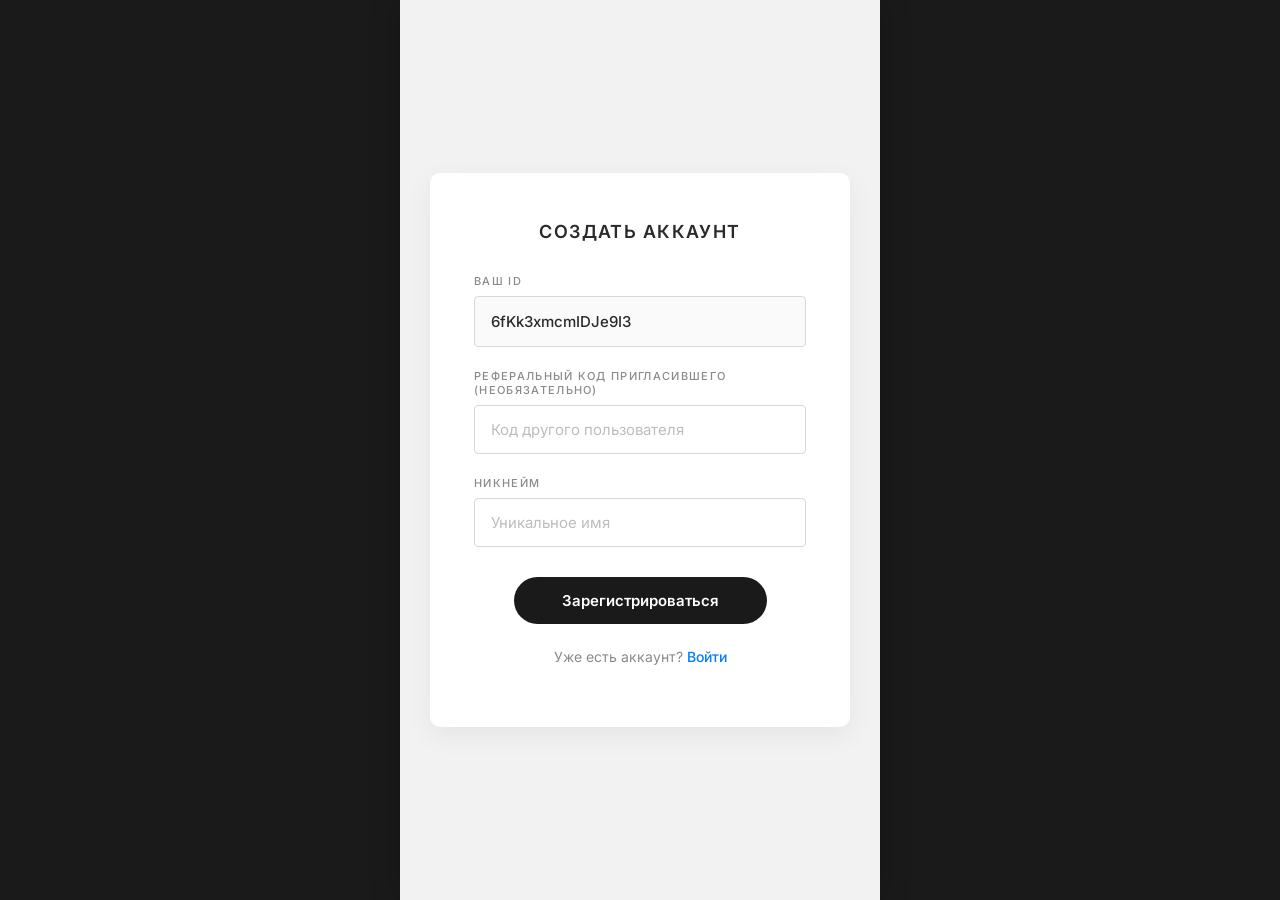
<file: index.html>
<!DOCTYPE html>
<html lang="ru">
<head>
  <meta charset="UTF-8" />
  <meta name="viewport" content="width=device-width, initial-scale=1.0, user-scalable=no" />
  <title>MTBank Strategy</title>
  <link rel="stylesheet" href="styles.css" />
  <link rel="preconnect" href="https://fonts.googleapis.com" />
  <link rel="preconnect" href="https://fonts.gstatic.com" crossorigin />
  <link href="https://fonts.googleapis.com/css2?family=Inter:wght@400;500;600;700&display=swap" rel="stylesheet" />
</head>
<body>
  <!-- Экран регистрации -->
  <div id="screen-register" class="screen screen--center">
    <div class="card card--form">
      <h1 class="card__title">Создать аккаунт</h1>
      <form id="form-register" class="form" novalidate>
        <div class="field">
          <span class="field__label">Ваш id</span>
          <p class="field__readonly" id="register-preview-id" aria-live="polite">—</p>
        </div>
        <div class="field">
          <label class="field__label" for="inviter-referral">Реферальный код пригласившего (необязательно)</label>
          <input
            class="field__input"
            id="inviter-referral"
            name="inviterReferral"
            type="text"
            autocomplete="off"
            maxlength="64"
            placeholder="Код другого пользователя"
          />
        </div>
        <div class="field">
          <label class="field__label" for="nickname">Никнейм</label>
          <input
            class="field__input"
            id="nickname"
            name="nickname"
            type="text"
            autocomplete="username"
            required
            minlength="2"
            maxlength="32"
            placeholder="Уникальное имя"
          />
          <p class="field__hint" id="nickname-error" hidden></p>
        </div>
        <button type="submit" class="btn btn--pill">Зарегистрироваться</button>
      </form>
      <p class="auth-switch">
        Уже есть аккаунт? <a href="#" id="show-login" class="auth-link">Войти</a>
      </p>
    </div>
  </div>

  <!-- Экран входа -->
  <div id="screen-login" class="screen screen--center" hidden>
    <div class="card card--form">
      <h1 class="card__title">Вход в аккаунт</h1>
      <form id="form-login" class="form" novalidate>
        <div class="field">
          <label class="field__label" for="login-id">Ваш ID</label>
          <input
            class="field__input"
            id="login-id"
            name="loginId"
            type="text"
            autocomplete="off"
            required
            placeholder="Введите ваш ID"
          />
        </div>
        <div class="field">
          <label class="field__label" for="login-nickname">Никнейм</label>
          <input
            class="field__input"
            id="login-nickname"
            name="loginNickname"
            type="text"
            autocomplete="username"
            required
            placeholder="Введите ваш никнейм"
          />
          <p class="field__hint" id="login-error" hidden></p>
        </div>
        <button type="submit" class="btn btn--pill">Войти</button>
      </form>
      <p class="auth-switch">
        Нет аккаунта? <a href="#" id="show-register" class="auth-link">Зарегистрироваться</a>
      </p>
    </div>
  </div>

  <!-- Основное приложение -->
  <div id="screen-app" class="screen screen--app is-hidden" hidden>
    <main class="app-main">
      <section id="panel-leaderboard" class="panel" data-panel="leaderboard">
        <div class="card card--panel leaderboard-card">
          <h2 class="panel__title">🏆 Лидерборд</h2>
          <p class="leaderboard-subtitle">Рейтинг игроков Город МТ</p>
          
          <div class="leaderboard-table">
            <div class="leaderboard-header">
              <div class="leaderboard-rank">#</div>
              <div class="leaderboard-player">Игрок</div>
              <div class="leaderboard-level">Уровень</div>
              <div class="leaderboard-score">⭐ Очки</div>
            </div>
            
            <div class="leaderboard-body" id="leaderboard-body">
              <div class="leaderboard-empty">
                <span class="leaderboard-empty-icon">📊</span>
                <p>Таблица лидеров скоро пополнится</p>
                <span class="leaderboard-empty-hint">Станьте первым в рейтинге!</span>
              </div>
            </div>
          </div>
          
          <div class="leaderboard-footer">
            <p class="leaderboard-note">✨ Рейтинг обновляется ежедневно</p>
          </div>
        </div>
      </section>

      <section id="panel-game" class="panel" data-panel="game">
        <!-- Содержимое создаётся динамически в app.js -->
      </section>
      
      <section id="panel-tasks" class="panel" data-panel="tasks">
        <div class="card card--panel tasks-card">
          <h2 class="panel__title">📋 Задания</h2>
          
          <div class="tasks-tabs">
            <button class="tasks-tab tasks-tab--active" data-tasks-tab="once">🎯 Разовые</button>
            <button class="tasks-tab" data-tasks-tab="monthly">📅 Ежемесячные</button>
            <button class="tasks-tab" data-tasks-tab="seasonal">🌸 Сезонные</button>
          </div>
          
          <div class="tasks-content tasks-content--active" id="tasks-once">
            <div class="tasks-list" id="tasks-list-once"></div>
          </div>
          
          <div class="tasks-content" id="tasks-monthly">
            <div class="tasks-list" id="tasks-list-monthly"></div>
          </div>
          
          <div class="tasks-content" id="tasks-seasonal">
            <div class="tasks-list" id="tasks-list-seasonal"></div>
          </div>
          
          <div class="calendar-section">
            <div class="calendar-header">
              <h3 class="calendar-title">📅 Ежедневный календарь</h3>
              <div class="calendar-streak">
                <div class="streak-flame">🔥</div>
                <div class="streak-count" id="streak-count">0</div>
                <div class="streak-label">дней подряд</div>
              </div>
            </div>
            
            <div class="calendar-grid" id="calendar-grid"></div>
          </div>
        </div>
      </section>
      
      <section id="panel-shop" class="panel" data-panel="shop">
        <div class="shop-page">
          <div class="shop-header">
            <h2 class="panel__title shop-page__title">🛒 Магазин</h2>
          </div>
          
          <div class="shop-grid" role="list">
  <!-- Купон в Green (50 рублей) -->
  <a class="shop-item" role="listitem" href="product.html?p=green">
    <div class="shop-item__inner">
      <div class="shop-item__visual shop-item__visual--green" aria-hidden="true">
        <img src="images/green.png" alt="Купон в Green" style="width:100%; height:100%; object-fit:cover;">
      </div>
      <div class="shop-item__hover">
        <p class="shop-item__name">Купон в Green</p>
        <p class="shop-item__desc">Скидочный купон на 50 рублей в продуктовом магазине Green</p>
      </div>
    </div>
  </a>
  
  <!-- Сертификат в OZ.by (25 рублей) -->
  <a class="shop-item" role="listitem" href="product.html?p=ozby">
    <div class="shop-item__inner">
      <div class="shop-item__visual shop-item__visual--ozby" aria-hidden="true">
        <img src="images/oz.png" alt="Сертификат OZ.by" style="width:100%; height:100%; object-fit:cover;">
      </div>
      <div class="shop-item__hover">
        <p class="shop-item__name">Сертификат OZ.by</p>
        <p class="shop-item__desc">Сертификат на 25 рублей в магазине книг и канцелярии</p>
      </div>
    </div>
  </a>
  
  <!-- Опция "Кактус" на 1 месяц -->
  <a class="shop-item" role="listitem" href="product.html?p=cactus">
    <div class="shop-item__inner">
      <div class="shop-item__visual shop-item__visual--cactus" aria-hidden="true">
        <img src="images/kaktus.jpg" alt="Опция Кактус" style="width:100%; height:100%; object-fit:cover;">
      </div>
      <div class="shop-item__hover">
        <p class="shop-item__name">Опция "Кактус"</p>
        <p class="shop-item__desc">Дополнительная опция по карте на 1 месяц</p>
      </div>
    </div>
  </a>
  
  <!-- Сертификат в Золотое Яблоко -->
  <a class="shop-item" role="listitem" href="product.html?p=apple">
    <div class="shop-item__inner">
      <div class="shop-item__visual shop-item__visual--apple" aria-hidden="true">
        <img src="images/greenapple.png" alt="Сертификат в Золотое Яблоко" style="width:100%; height:100%; object-fit:cover;">
      </div>
      <div class="shop-item__hover">
        <p class="shop-item__name">Сертификат в Золотое Яблоко</p>
        <p class="shop-item__desc">Подарочная карта на покупки в сети техники и аксессуаров</p>
      </div>
    </div>
  </a>
  
  <!-- Сертификат в 21vek.by (100 рублей) -->
  <a class="shop-item" role="listitem" href="product.html?p=21vek">
    <div class="shop-item__inner">
      <div class="shop-item__visual shop-item__visual--21vek" aria-hidden="true">
        <img src="images/21vek.jpg" alt="Сертификат 21vek.by" style="width:100%; height:100%; object-fit:cover;">
      </div>
      <div class="shop-item__hover">
        <p class="shop-item__name">Сертификат 21vek.by</p>
        <p class="shop-item__desc">Сертификат на 100 рублей в интернет-магазине электроники</p>
      </div>
    </div>
  </a>
</div>
          
          <div class="vouchers-section">
            <div class="vouchers-header">
              <h3 class="vouchers-title">🎫 Ваучеры</h3>
            </div>
            <div class="vouchers-grid">
              <div class="voucher-item" id="voucher-discount">
                <div class="voucher-item__visual">
                  <svg class="voucher-svg" viewBox="0 0 120 120" fill="none">
                    <rect x="20" y="30" width="80" height="60" rx="8" fill="#e0e0e0" stroke="#bdbdbd" stroke-width="1.5" />
                    <rect x="20" y="30" width="80" height="18" rx="8" fill="#9e9e9e" />
                    <text x="60" y="43" font-size="9" fill="#FFF" font-family="sans-serif" text-anchor="middle" font-weight="bold">СКИДКА</text>
                    <text x="60" y="65" font-size="16" fill="#757575" font-family="sans-serif" text-anchor="middle" font-weight="bold">-5%</text>
                    <text x="60" y="80" font-size="6" fill="#9e9e9e" font-family="sans-serif" text-anchor="middle">на постройку</text>
                  </svg>
                </div>
                <div class="voucher-item__info">
                  <p class="voucher-item__name">Ваучер на скидку 5%</p>
                  <p class="voucher-item__desc">Скидка 5% на постройку любого здания</p>
                  <p class="voucher-item__price">💰 500 MTBank Tokens</p>
                </div>
                <button class="voucher-item__btn" id="buy-voucher-btn">Купить</button>
              </div>
            </div>
          </div>
        </div>
      </section>
      
      <section id="panel-profile" class="panel" data-panel="profile">
        <div class="profile-page">
          <div class="profile-balances">
            <div class="card balance-card">
              <span class="balance-card__label">Баланс очков прокачки</span>
              <p class="balance-card__value">
                <span id="profile-balance-skill" class="balance-card__digits">00000000</span>
                <span class="balance-card__glyph" aria-hidden="true">
                  <svg class="balance-card__svg" viewBox="0 0 24 24" focusable="false">
                    <path
                      fill="currentColor"
                      fill-rule="evenodd"
                      d="M19.14 12.94c.04-.31.06-.63.06-.94 0-.31-.02-.63-.06-.94l2.03-1.58c.18-.14.23-.41.12-.61l-1.92-3.32c-.12-.22-.37-.29-.59-.22l-2.39.96c-.5-.38-1.03-.7-1.62-.94l-.36-2.54c-.04-.24-.24-.41-.48-.41h-3.84c-.24 0-.43.17-.47.41l-.36 2.54c-.59.24-1.13.57-1.62.94l-2.39-.96c-.22-.08-.47 0-.59.22L2.74 8.87c-.12.21-.08.47.12.61l2.03 1.58c-.04.31-.06.63-.06.94s.02.63.06.94l-2.03 1.58c-.18.14-.23.41-.12.61l1.92 3.32c.12.22.37.29.59.22l2.39-.96c.5.38 1.03.7 1.62.94l.36 2.54c.05.24.24.41.48.41h3.84c.24 0 .44-.17.47-.41l.36-2.54c.59-.24 1.13-.56 1.62-.94l2.39.96c.22.08.47 0 .59-.22l1.92-3.32c.12-.22.07-.47-.12-.61l-2.01-1.58zM12 15.6c-1.98 0-3.6-1.62-3.6-3.6s1.62-3.6 3.6-3.6 3.6 1.62 3.6 3.6-1.62 3.6-3.6 3.6z"
                    />
                  </svg>
                </span>
              </p>
            </div>
            <div class="card balance-card">
              <span class="balance-card__label">Баланс мтбанков</span>
              <p class="balance-card__value">
                <span id="profile-balance-mtb" class="balance-card__digits">00000000</span>
                <span class="balance-card__glyph" aria-hidden="true">
                  <svg class="balance-card__svg" viewBox="0 0 24 24" focusable="false">
                    <circle cx="12" cy="12" r="9.5" fill="#ffe082" stroke="rgba(255,255,255,0.55)" stroke-width="1.25" />
                    <circle cx="12" cy="12" r="6.5" fill="#ffca28" stroke="#f57f17" stroke-width="0.75" />
                    <ellipse cx="12" cy="9" rx="5" ry="2.2" fill="rgba(255,255,255,0.35)" />
                  </svg>
                </span>
              </p>
            </div>
          </div>
          <div class="card card--panel card--profile">
            <h2 class="panel__title">Профиль</h2>
            <div class="profile-grid">
              <div class="profile-item">
                <span class="profile-item__label">Ваш id</span>
                <p class="profile-item__value" id="profile-id">—</p>
              </div>
              <div class="profile-item">
                <span class="profile-item__label">Никнейм</span>
                <p class="profile-item__value" id="profile-nickname">—</p>
              </div>
              <div class="profile-item profile-item--full">
                <span class="profile-item__label">Реферальный код пригласившего</span>
                <p class="profile-item__value" id="profile-inviter-code">—</p>
              </div>
              <div class="profile-item">
                <span class="profile-item__label">Ваш реферальный код</span>
                <p class="profile-item__value" id="profile-referral-code">—</p>
              </div>
              <div class="profile-item profile-item--full">
                <span class="profile-item__label">Ваша реферальная ссылка</span>
                <button
                  type="button"
                  class="link-copy"
                  id="btn-copy-referral-link"
                  aria-label="Скопировать реферальную ссылку"
                >
                  <span class="link-copy__text profile-item__value profile-item__value--break" id="profile-referral-link">—</span>
                  <span class="link-copy__hint">Нажмите, чтобы скопировать</span>
                </button>
                <p class="copy-toast" id="copy-toast" hidden aria-live="polite">Скопировано</p>
              </div>
              <div class="profile-item profile-item--full">
                <span class="profile-item__label">Добавить очки прокачки</span>
                <div class="skill-input-group">
                  <input type="number" id="skill-add-amount" class="skill-input" placeholder="Количество" value="100" min="1" step="100">
                  <button type="button" class="btn btn--pill skill-add-btn" id="btn-add-skill">➕ Добавить</button>
                </div>
              </div>
              <div class="profile-item profile-item--full">
                <button type="button" class="btn btn--pill btn--logout" id="btn-logout">Выйти из аккаунта</button>
              </div>
            </div>
          </div>
        </div>
      </section>
    </main>

    <nav id="bottom-nav" class="bottom-nav" aria-label="Основная навигация">
      <button type="button" class="bottom-nav__tab" data-tab="leaderboard">
        <span class="bottom-nav__icon" aria-hidden="true">🏆</span>
        <span class="bottom-nav__text">Лидерборд</span>
      </button>
      <button type="button" class="bottom-nav__tab" data-tab="game" aria-current="page">
        <span class="bottom-nav__icon" aria-hidden="true">🎮</span>
        <span class="bottom-nav__text">Город МТ</span>
      </button>
      <button type="button" class="bottom-nav__tab" data-tab="tasks">
        <span class="bottom-nav__icon" aria-hidden="true">📋</span>
        <span class="bottom-nav__text">Задания</span>
      </button>
      <button type="button" class="bottom-nav__tab" data-tab="shop">
        <span class="bottom-nav__icon" aria-hidden="true">🛒</span>
        <span class="bottom-nav__text">Магазин</span>
      </button>
      <button type="button" class="bottom-nav__tab" data-tab="profile">
        <span class="bottom-nav__icon" aria-hidden="true">👤</span>
        <span class="bottom-nav__text">Профиль</span>
      </button>
    </nav>
  </div>

  <!-- Модальное окно выбора здания -->
  <div class="build-modal" id="build-modal" hidden>
    <div class="build-modal__overlay"></div>
    <div class="build-modal__content">
      <h3 class="build-modal__title">Выберите здание</h3>
      <div class="build-options" id="build-options"></div>
      <button class="build-modal__close" id="build-modal-close">Закрыть</button>
    </div>
  </div>

  <!-- Модальное окно информации о здании -->
  <div class="info-modal" id="info-modal" hidden>
    <div class="info-modal__overlay"></div>
    <div class="info-modal__content">
      <button class="info-modal__close" id="info-modal-close">✕</button>
      <div class="info-modal__icon" id="info-icon" style="width:80px; height:80px; margin:0 auto;"></div>
      <h3 class="info-modal__title" id="info-title">Название</h3>
      <div class="info-modal__stats">
        <div class="info-stat">
          <span class="info-stat__label">📊 Тип:</span>
          <span class="info-stat__value" id="info-type">—</span>
        </div>
        <div class="info-stat">
          <span class="info-stat__label">⭐ Уровень:</span>
          <span class="info-stat__value" id="info-level">1</span>
        </div>
        <div class="info-stat">
          <span class="info-stat__label">💰 Доход/час:</span>
          <span class="info-stat__value" id="info-income">0</span>
        </div>
        <div class="info-stat">
          <span class="info-stat__label">💎 Накоплено:</span>
          <span class="info-stat__value" id="info-pending">0</span>
        </div>
        <div class="info-stat">
          <span class="info-stat__label">⬆️ Стоимость апгрейда:</span>
          <span class="info-stat__value" id="info-upgrade-cost">0</span>
        </div>
        <div class="info-stat">
          <span class="info-stat__label">💰 Цена продажи:</span>
          <span class="info-stat__value" id="info-sell-value">0</span>
        </div>
      </div>
      <div class="info-modal__actions">
        <button class="info-btn info-btn--collect" id="info-collect-btn">💰 Забрать доход</button>
        <button class="info-btn info-btn--upgrade" id="info-upgrade-btn">⬆️ Улучшить</button>
        <button class="info-btn info-btn--sell" id="info-sell-btn">💰 Продать (-50%)</button>
      </div>
    </div>
  </div>

 <!-- Модальное окно "Как играть?" -->
<!-- Модальное окно "Как играть?" -->
<div class="help-modal" id="help-modal" hidden>
  <div class="help-modal__overlay"></div>
  <div class="help-modal__content">
    <button class="help-modal__close" id="help-modal-close">✕</button>
    <h3 class="help-modal__title">🎮 Как играть в Город МТ?</h3>
    <div class="help-modal__body">
      <div class="help-section">
        <h4>🏗️ Строительство</h4>
        <p>Нажимайте на свободные клетки поля и выбирайте бизнес для постройки. Каждый бизнес приносит пассивный доход в MTBank Tokens.</p>
      </div>
      <div class="help-section">
        <h4>⭐ Очки прокачки</h4>
        <p>Очки прокачки тратятся на покупку и улучшение бизнесов. Вы можете получить их:</p>
        <ul>
          <li>✅ За выполнение заданий (раздел "Задания")</li>
          <li>✅ За регистрацию по реферальному коду (+1000 ⭐)</li>
          <li>✅ За ежедневный календарь</li>
        </ul>
      </div>
      <div class="help-section">
        <h4>💰 MTBank Tokens</h4>
        <p>Токены зарабатываются с ваших бизнесов. Их можно тратить на специальные предложения от МТБанка в разделе "Магазин".</p>
      </div>
      <div class="help-section">
        <h4>⬆️ Улучшение бизнеса</h4>
        <p>Нажмите на построенное здание → выберите "Улучшить". Доход бизнеса увеличится, но стоимость следующего улучшения растёт.</p>
      </div>
      <div class="help-section">
        <h4>💰 Продажа бизнеса</h4>
        <p>Нажмите на здание → "Продать (-50%)" - вы получите обратно 50% от потраченных очков прокачки.</p>
      </div>
      <div class="help-section">
        <h4>📈 Цены на строительство</h4>
        <p>Каждый новый бизнес дороже предыдущего на 10%. Планируйте свою стратегию развития!</p>
      </div>
      <div class="help-section">
        <h4>🏦 МТБанк</h4>
        <p>Центральное здание на поле. Повышайте его уровень, выполняя действия в игре, чтобы открывать доступ к элитным бизнесам.</p>
      </div>
      <div class="help-section">
        <h4>🔧 Режимы игры</h4>
        <p>Используйте кнопку с <strong>молотком и гаечным ключом (🛠️)</strong> для переключения между режимами:</p>
        <ul>
          <li><strong>🔨 Режим строительства</strong> — можно строить новые здания на пустых клетках</li>
          <li><strong>👁️ Режим просмотра</strong> — можно управлять зданиями, но нельзя строить новые</li>
        </ul>
      </div>
      <div class="help-section">
        <h4>⚡ Энергия города</h4>
        <p>Совершайте операции по карте МТБанк, чтобы город функционировал — один платёж или перевод на сумму от 100 рублей заряжает город энергией на <strong>1 заряд</strong> (истекает через 3 дня). В запасе можно держать до <strong>6 зарядов</strong> (18 дней).</p>
        <p style="margin-top:8px;">📊 <strong>6 белых полосок</strong> в правой части экрана — это индикатор энергии города. Каждая полоска соответствует одному заряду. Чем больше зарядов, тем ярче и полнее индикатор, показывая, что ваш город обеспечен электричеством и работает на полную мощность!</p>
      </div>
    </div>
    <button class="help-modal__ok" id="help-modal-ok">Понятно!</button>
  </div>
</div>

  <!-- Уведомления -->
  <div class="buy-toast" id="buy-toast"></div>

  <!-- Модальное окно МТБанк -->
  <div class="mtbank-modal" id="mtbank-modal" hidden>
    <div class="mtbank-modal__overlay"></div>
    <div class="mtbank-modal__content">
      <button class="mtbank-modal__close" id="mtbank-modal-close">✕</button>
      
      <div class="mtbank-modal__icon" id="mtbank-modal-icon">
        <img src="assets/sprites/buildings/bank.png" alt="МТБанк" style="width:100px; height:100px; object-fit:contain;" onerror="this.style.display='none';this.nextElementSibling.style.display='flex';">
        <div style="display:none; font-size:64px; text-align:center;">🏦</div>
      </div>
      
      <h3 class="mtbank-modal__title">МТБанк</h3>
      <p class="mtbank-modal__subtitle">Главный банк города</p>
      
      <div class="mtbank-level">
        <div class="mtbank-level__header">
          <span class="mtbank-level__label">⭐ Уровень банка</span>
          <span class="mtbank-level__value" id="mtbank-level">1</span>
        </div>
        <div class="mtbank-level__progress">
          <div class="mtbank-level__progress-bar" id="mtbank-progress-bar" style="width: 0%"></div>
        </div>
        <div class="mtbank-level__count" id="mtbank-level-count">0 / 100</div>
      </div>
      
      <div class="mtbank-credit-section">
        <div class="mtbank-section-title">💳 Кредитование</div>
        <div class="mtbank-action">
          <p>Максимальная сумма: <span id="mtbank-max-credit">250</span> ⭐</p>
          <div class="mtbank-action__controls">
            <input type="number" id="credit-amount" class="mtbank-input" placeholder="Сумма кредита" value="100" min="1">
            <button class="mtbank-btn mtbank-btn--credit" id="credit-btn">Взять кредит</button>
          </div>
        </div>
        
        <div class="mtbank-debt-info">
          <p>💸 Текущий долг: <span id="mtbank-credit-debt">0</span> ⭐</p>
          <p>💰 Сумма погашения: <span id="mtbank-repay-amount">0</span> ⭐ (в 1.7 раза больше)</p>
          <button class="mtbank-btn mtbank-btn--repay" id="repay-credit-btn" disabled>Погасить кредит</button>
        </div>
      </div>
      
      <div class="mtbank-deposit-section">
        <div class="mtbank-section-title">📈 Вклады</div>
        <div class="mtbank-action">
          <div class="mtbank-action__controls">
            <input type="number" id="deposit-amount" class="mtbank-input" placeholder="Сумма вклада" value="100">
            <select id="deposit-days" class="mtbank-select">
              <option value="3">На 3 дня (1.5%)</option>
              <option value="7">На 7 дней (3%)</option>
              <option value="14">На 14 дней (4.5%)</option>
              <option value="30">На 30 дней (6%)</option>
            </select>
            <button class="mtbank-btn mtbank-btn--deposit" id="deposit-btn">Оформить вклад</button>
          </div>
        </div>
      </div>
      
      <div class="mtbank-deposits">
        <div class="mtbank-section-title">📋 Активные вклады</div>
        <div id="deposits-list"></div>
      </div>
    </div>
  </div>

  <!-- Модальное окно задания -->
  <div class="task-modal" id="task-modal" hidden>
    <div class="task-modal__overlay"></div>
    <div class="task-modal__content">
      <button class="task-modal__close" id="task-modal-close">✕</button>
      <h3 class="task-modal__title" id="task-modal-title">Название задания</h3>
      <p class="task-modal__desc" id="task-modal-desc">Описание задания</p>
      <div class="task-modal__reward" id="task-modal-reward">⭐ 0</div>
      <div id="task-modal-input-container">
        <input type="text" class="task-modal__input" id="task-modal-input" placeholder="Введите данные">
      </div>
      <button class="task-modal__btn" id="task-modal-confirm">Получить награду</button>
    </div>
  </div>

  <script src="app.js" defer></script>
</body>
</html>
</file>
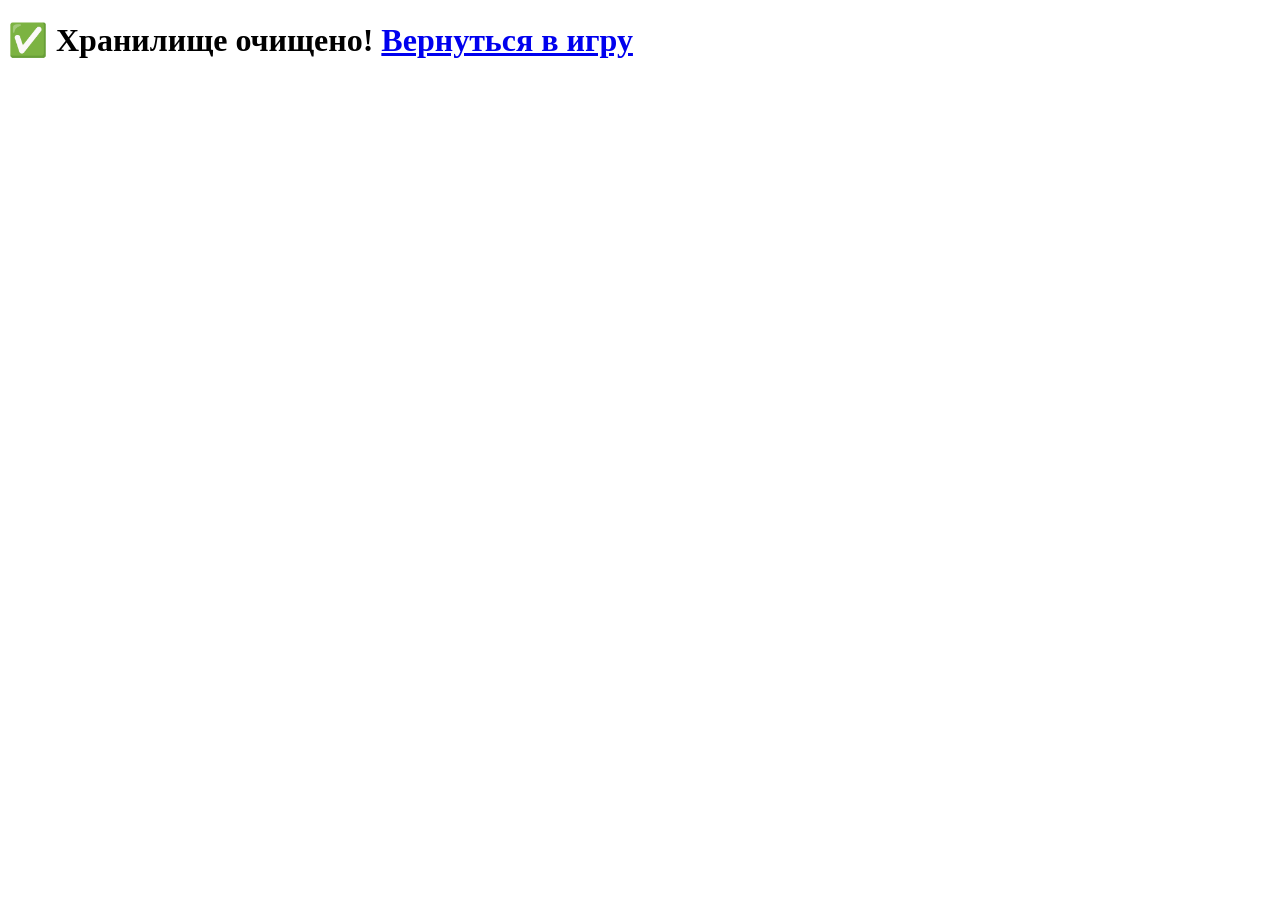
<file: clear.html>
<!DOCTYPE html>
<html>
<head><title>Clear Storage</title></head>
<body>
  <h1>Очистка хранилища...</h1>
  <script>
    localStorage.removeItem('mtbank_city_buildings');
    localStorage.removeItem('mtbank_city_buildings_v2');
    localStorage.removeItem('mtbank_city_buildings_v3');
    localStorage.removeItem('rr_registered_users');
    localStorage.removeItem('rr_current_user_id');
    document.body.innerHTML = '<h1>✅ Хранилище очищено! <a href="index.html">Вернуться в игру</a></h1>';
  </script>
</body>
</html>
</file>
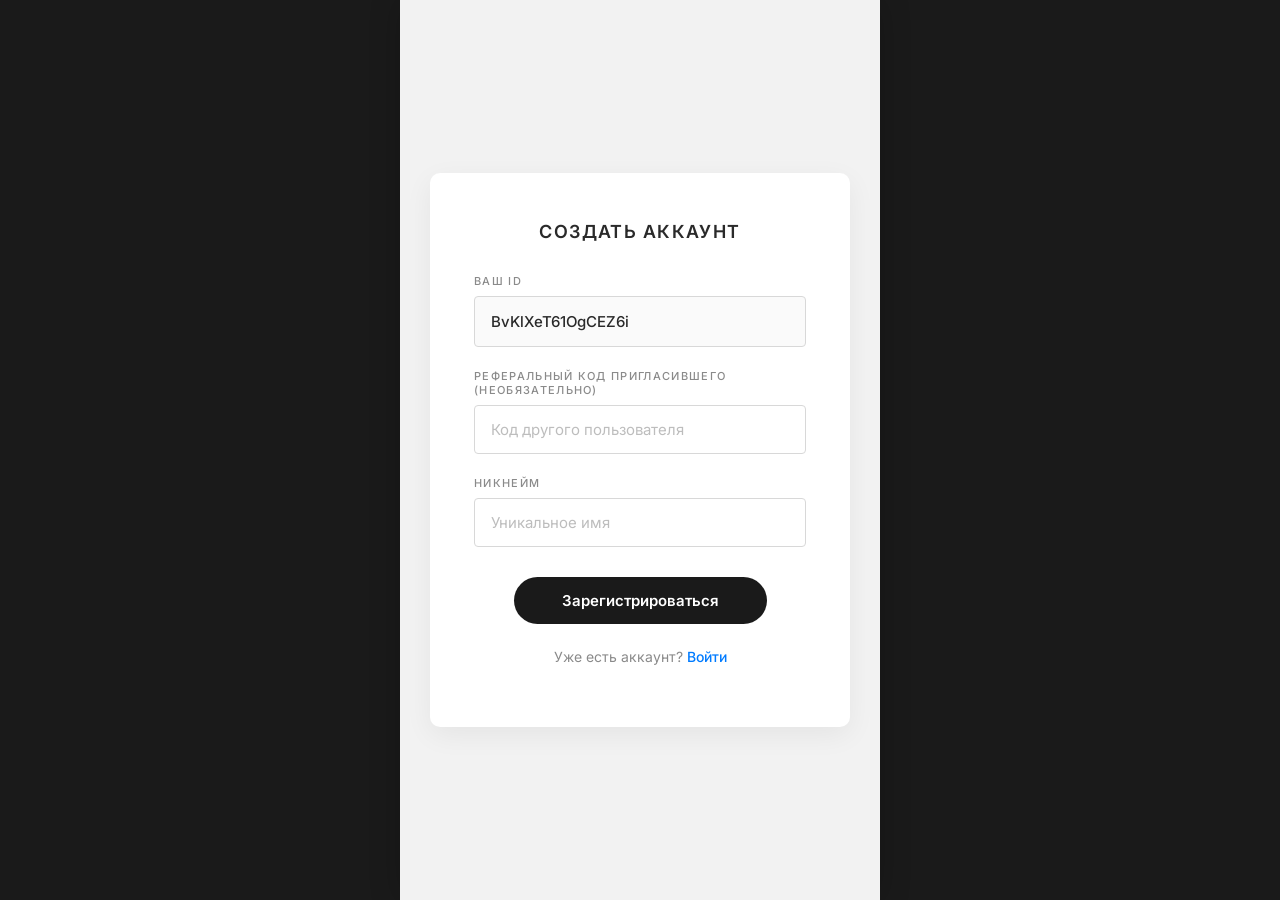
<file: product.html>
<!DOCTYPE html>
<html lang="ru">
<head>
  <meta charset="UTF-8" />
  <meta name="viewport" content="width=device-width, initial-scale=1.0" />
  <title>Товар — Магазин</title>
  <link rel="stylesheet" href="product.css" />
  <link rel="preconnect" href="https://fonts.googleapis.com" />
  <link rel="preconnect" href="https://fonts.gstatic.com" crossorigin />
  <link href="https://fonts.googleapis.com/css2?family=Inter:wght@400;500;600&display=swap" rel="stylesheet" />
</head>
<body>
  <div class="product-page">
    <a class="product-back" href="index.html">← В магазин</a>

    <div class="product-hero">
      <img id="product-image" src="" alt="" width="900" height="560" />
    </div>

    <main class="product-main">
      <h1 class="product-title" id="product-title">Товар</h1>
      <p class="product-subtitle" id="product-subtitle"></p>

      <div class="product-price-block">
        <div class="product-price-label">Цена в мтбанках</div>
        <p class="product-price">
          <span id="product-price-digits" class="product-price__digits">0</span>
          <span class="product-price__glyph" aria-hidden="true">
            <svg class="balance-card__svg" viewBox="0 0 24 24" focusable="false">
              <circle cx="12" cy="12" r="9.5" fill="#ffe082" stroke="rgba(245, 127, 23, 0.45)" stroke-width="1.25" />
              <circle cx="12" cy="12" r="6.5" fill="#ffca28" stroke="#f57f17" stroke-width="0.75" />
              <ellipse cx="12" cy="9" rx="5" ry="2.2" fill="rgba(255, 255, 255, 0.4)" />
            </svg>
          </span>
          <span class="product-price__unit">мтбанков</span>
        </p>
      </div>

      <div class="product-description-block">
        <p class="product-description" id="product-description"></p>
      </div>

      <button type="button" class="btn-buy" id="btn-buy">Купить</button>
      <p class="buy-toast" id="buy-toast" role="status"></p>
    </main>
  </div>

  <script src="product.js" defer></script>
</body>
</html>
</file>
<file: styles.css>
*,
*::before,
*::after {
  box-sizing: border-box;
}

:root {
  --bg-page: #f2f2f2;
  --bg-card: #ffffff;
  --text-dark: #2a2a2a;
  --text-muted: #8a8a8a;
  --border-input: #d8d8d8;
  --shadow-card: 0 8px 28px rgba(0, 0, 0, 0.06);
  --nav-border: #e8e8e8;
  --accent-active: #1a1a1a;
  --font: "Inter", system-ui, -apple-system, "Segoe UI", sans-serif;
}

/* ===== ОГРАНИЧЕНИЕ ШИРИНЫ ДЛЯ ПК (имитация телефона) ===== */
html {
  margin: 0;
  min-height: 100%;
}

body {
  margin: 0;
  min-height: 100vh;
  font-family: var(--font);
  color: var(--text-dark);
  -webkit-font-smoothing: antialiased;
  display: flex;
  justify-content: center;
  background: #1a1a1a;
}

#screen-register,
#screen-login,
#screen-app {
  width: 100%;
  max-width: 480px;
  margin: 0 auto;
  background: var(--bg-page);
  box-shadow: 0 0 30px rgba(0, 0, 0, 0.2);
  min-height: 100vh;
}

.app-main {
  max-width: 480px;
  margin: 0 auto;
  width: 100%;
}

.card--panel {
  max-width: 480px;
  margin: 0 auto;
}

[hidden],
.is-hidden {
  display: none !important;
}


.screen {
  min-height: 100vh;
}

.screen--center {
  display: flex;
  align-items: center;
  justify-content: center;
  padding: 24px;
}

.card {
  background: var(--bg-card);
  border-radius: 10px;
  box-shadow: var(--shadow-card);
  width: 100%;
  max-width: 420px;
}

.card--form {
  padding: 48px 44px;
}

.card__title {
  margin: 0 0 32px;
  font-size: 1.125rem;
  font-weight: 600;
  letter-spacing: 0.08em;
  text-transform: uppercase;
  color: var(--text-dark);
  text-align: center;
}

.form {
  display: flex;
  flex-direction: column;
  gap: 22px;
}

.field {
  display: flex;
  flex-direction: column;
  gap: 8px;
}

.field__label {
  font-size: 0.6875rem;
  font-weight: 500;
  letter-spacing: 0.12em;
  text-transform: uppercase;
  color: var(--text-muted);
}

.field__input {
  width: 100%;
  padding: 14px 16px;
  font: inherit;
  font-size: 0.9375rem;
  color: var(--text-dark);
  background: #fff;
  border: 1px solid var(--border-input);
  border-radius: 4px;
  outline: none;
  transition: border-color 0.15s ease;
}

.field__input:focus {
  border-color: #9a9a9a;
}

.field__input::placeholder {
  color: #bdbdbd;
}

.field__readonly {
  margin: 0;
  padding: 14px 16px;
  font-size: 0.9375rem;
  font-weight: 500;
  color: var(--text-dark);
  background: #fafafa;
  border: 1px solid var(--border-input);
  border-radius: 4px;
  word-break: break-all;
  line-height: 1.4;
}

.field__hint {
  margin: 0;
  font-size: 0.8125rem;
  color: #c62828;
}

.btn {
  margin-top: 8px;
  border: none;
  cursor: pointer;
  font: inherit;
  font-weight: 600;
  font-size: 0.9375rem;
}

.btn--pill {
  align-self: center;
  padding: 14px 48px;
  border-radius: 999px;
  background: var(--accent-active);
  color: #fff;
  min-width: 200px;
  transition: opacity 0.15s ease, transform 0.1s ease;
}

.btn--pill:hover {
  opacity: 0.92;
}

.btn--pill:active {
  transform: scale(0.98);
}

.panel:not(#panel-game) {
  padding: 16px !important;
}


.panel {
  display: none;
  width: 100%;
}

.panel.is-active {
  display: block;
}

.card--panel {
  padding: 28px 24px 32px;
  max-width: 480px;
  margin: 0 auto;
}

.card--profile {
  padding-bottom: 36px;
}

.panel__title {
  margin: 0 0 20px;
  font-size: 1rem;
  font-weight: 600;
  letter-spacing: 0.06em;
  text-transform: uppercase;
  color:rgb(255, 255, 255) ;
}

.panel__titleb {
  margin: 0 0 20px;
  font-size: 1rem;
  font-weight: 600;
  letter-spacing: 0.06em;
  text-transform: uppercase;
  color:rgb(0, 0, 0) ;
  
}

.panel__empty {
  margin: 0;
  font-size: 0.9375rem;
  color: var(--text-muted);
  line-height: 1.5;
}

.profile-page {
  width: 100%;
  max-width: 480px;
  margin: 0 auto;
  display: flex;
  flex-direction: column;
  gap: 16px;
}

.profile-balances {
  display: grid;
  grid-template-columns: 1fr 1fr;
  gap: 12px;
  width: 100%;
}

.balance-card {
  padding: 20px 14px 22px;
  text-align: center;
  border-radius: 24px;
  border: 1px solid rgba(255, 255, 255, 0.22);
  display: flex;
  flex-direction: column;
  justify-content: center;
  gap: 10px;
  min-height: 112px;
  box-shadow: 0 10px 28px rgba(75, 0, 130, 0.22);
}

.profile-balances .balance-card:nth-child(1) {
  background: linear-gradient(145deg, #007bff 0%, #6a00b8 48%, #e10098 100%);
}

.profile-balances .balance-card:nth-child(2) {
  background: linear-gradient(168deg, #e10098 0%, #5c0099 42%, #300060 100%);
}

.balance-card__label {
  font-size: 0.625rem;
  font-weight: 600;
  letter-spacing: 0.1em;
  text-transform: uppercase;
  color: rgba(255, 255, 255, 0.88);
}

.balance-card__value {
  margin: 0;
  font-size: 1.2rem;
  font-weight: 600;
  letter-spacing: 0.08em;
  font-variant-numeric: tabular-nums;
  color: #ffffff;
  text-shadow: 0 1px 2px rgba(0, 0, 0, 0.15);
  display: inline-flex;
  align-items: center;
  justify-content: center;
  gap: 0.28em;
}

.balance-card__digits {
  line-height: 1;
}

.balance-card__glyph {
  display: inline-flex;
  align-items: center;
  justify-content: center;
  flex-shrink: 0;
  width: 1em;
  height: 1em;
  color: rgba(255, 255, 255, 0.96);
}

.balance-card__svg {
  width: 100%;
  height: 100%;
  display: block;
}

.shop-page {
  width: 100%;
  max-width: 480px;
  margin: 0 auto;
}

.shop-page__title {
  margin-bottom: 16px;
}

.shop-grid {
  display: grid;
  grid-template-columns: repeat(2, minmax(0, 1fr));
  gap: 14px;
  width: 100%;
  padding: 2px;
}

.shop-item {
  position: relative;
  aspect-ratio: 1 / 1;
  border-radius: 12px;
  outline: none;
}

a.shop-item {
  display: block;
  text-decoration: none;
  color: inherit;
}

.shop-item__inner {
  position: absolute;
  inset: 0;
  border-radius: 12px;
  overflow: hidden;
  background: var(--bg-card);
  box-shadow: var(--shadow-card);
  transition: transform 0.24s ease, box-shadow 0.24s ease;
}

.shop-item:hover .shop-item__inner {
  transform: scale(1.06);
  box-shadow: 0 14px 40px rgba(0, 0, 0, 0.14);
  z-index: 2;
}

.shop-item__visual {
  position: absolute;
  inset: 0;
  display: flex;
  align-items: center;
  justify-content: center;
  padding: 14%;
}

.shop-item__visual--apple { background: linear-gradient(160deg, #fff8e7 0%, #f5e6c8 100%); }
.shop-item__visual--spa { background: linear-gradient(160deg, #f7f2ed 0%, #e8ddd4 100%); }
.shop-item__visual--cash { background: linear-gradient(160deg, #e8fff0 0%, #c8eed8 100%); }
.shop-item__visual--brain { background: linear-gradient(160deg, #fdf2f8 0%, #e9d4e8 100%); }

.shop-svg {
  width: 100%;
  height: 100%;
}

.shop-item__hover {
  position: absolute;
  inset: 0;
  display: flex;
  flex-direction: column;
  justify-content: flex-end;
  padding: 12px;
  background: linear-gradient(to top, rgba(20, 20, 20, 0.88) 0%, rgba(20, 20, 20, 0.35) 52%, transparent 72%);
  opacity: 0;
  transition: opacity 0.22s ease;
  pointer-events: none;
}

.shop-item:hover .shop-item__hover {
  opacity: 1;
}

.shop-item__name {
  margin: 0 0 4px;
  font-size: 0.75rem;
  font-weight: 600;
  text-transform: uppercase;
  color: #fff;
}

.shop-item__desc {
  margin: 0;
  font-size: 0.6875rem;
  color: rgba(255, 255, 255, 0.88);
}

.profile-grid {
  display: grid;
  gap: 20px;
}

.profile-item--full {
  grid-column: 1 / -1;
}

.profile-item__label {
  display: block;
  font-size: 0.6875rem;
  font-weight: 500;
  letter-spacing: 0.12em;
  text-transform: uppercase;
  color: var(--text-muted);
  margin-bottom: 6px;
}

.profile-item__value {
  margin: 0;
  font-size: 1.0625rem;
  font-weight: 500;
  color: var(--text-dark);
  line-height: 1.4;
}

.profile-item__value--break {
  word-break: break-all;
}

.link-copy {
  display: flex;
  flex-direction: column;
  align-items: stretch;
  width: 100%;
  margin: 0;
  padding: 12px 14px;
  text-align: left;
  font: inherit;
  color: inherit;
  background: #fafafa;
  border: 1px solid var(--border-input);
  border-radius: 8px;
  cursor: pointer;
  transition: background 0.15s ease;
}

.link-copy:hover {
  background: #f3f3f3;
}

.link-copy__hint {
  margin-top: 8px;
  font-size: 0.6875rem;
  letter-spacing: 0.06em;
  text-transform: uppercase;
  color: var(--text-muted);
  font-weight: 500;
}

.copy-toast {
  margin: 10px 0 0;
  font-size: 0.8125rem;
  color: #2e7d32;
  font-weight: 500;
}

.bottom-nav {
  position: fixed;
  left: 50%;
  transform: translateX(-50%);
  bottom: 0;
  width: 100%;
  max-width: 480px;
  display: flex;
  justify-content: space-around;
  align-items: stretch;
  gap: 4px;
  padding: 8px 8px calc(8px + env(safe-area-inset-bottom, 0px));
  background: var(--bg-card);
  border-top: 1px solid var(--nav-border);
  z-index: 10;
}

.bottom-nav__tab {
  flex: 1;
  display: flex;
  flex-direction: column;
  align-items: center;
  justify-content: center;
  gap: 4px;
  padding: 8px 4px;
  border: none;
  background: transparent;
  cursor: pointer;
  font: inherit;
  color: var(--text-muted);
  border-radius: 8px;
  transition: color 0.15s ease;
}

.bottom-nav__tab[aria-current="page"] {
  color: var(--accent-active);
  font-weight: 600;
}

.bottom-nav__icon {
  font-size: 1.25rem;
  line-height: 1;
}

.bottom-nav__text {
  font-size: 0.6875rem;
  letter-spacing: 0.02em;
}

.auth-switch {
  margin-top: 24px;
  text-align: center;
  font-size: 0.875rem;
  color: var(--text-muted);
}

.auth-link {
  color: #007bff;
  text-decoration: none;
  font-weight: 500;
  cursor: pointer;
}

.auth-link:hover {
  text-decoration: underline;
}

.btn--logout {
  width: 100%;
  margin-top: 16px;
  background: linear-gradient(145deg, #dc3545 0%, #c82333 100%);
}

.skill-input-group {
  display: flex;
  gap: 10px;
  margin-top: 10px;
}

.skill-input {
  flex: 1;
  padding: 10px 12px;
  border: 1px solid var(--border-input);
  border-radius: 8px;
  font-family: var(--font);
  font-size: 0.9rem;
  text-align: center;
}

.skill-add-btn {
  background: linear-gradient(145deg, #28a745, #1e7e34);
  box-shadow: 0 4px 12px rgba(40, 167, 69, 0.3);
  margin-top: 0;
  min-width: auto;
  padding: 10px 20px;
}

.skill-add-btn:hover {
  filter: brightness(1.05);
}

/* Игра */
.game-container {
  padding: 0 !important;
  margin: 0 !important;
  width: 100% !important;
  height: 100% !important;
  display: flex !important;
  flex-direction: column !important;
  background: linear-gradient(145deg, #007bff 0%, #6a00b8 48%, #e10098 100%) !important;
  border-radius: 0 !important;
  position: relative;
  flex: 1 !important;
  overflow: hidden !important;
}

.game-header {
  display: flex;
  justify-content: space-between;
  align-items: center;
  padding: 12px 16px;
  background: rgba(0, 0, 0, 0.4);
  backdrop-filter: blur(10px);
  border-radius: 0;
  margin-bottom: 0;
  flex-shrink: 0;
  flex-wrap: wrap;
  gap: 10px;
}

.game-title-section {
  display: flex;
  justify-content: space-between;
  align-items: center;
  width: 100%;
  margin-bottom: 12px;
}

.game-title {
  margin: 0;
  font-size: 1.1rem;
  font-weight: bold;
  color: white;
  text-shadow: 0 2px 4px rgba(0, 0, 0, 0.3);
}

.game-help-btn {
  background: rgba(255, 255, 255, 0.2);
  border: 1px solid rgba(255, 255, 255, 0.4);
  border-radius: 30px;
  padding: 6px 14px;
  font-size: 0.7rem;
  font-weight: 500;
  color: white;
  cursor: pointer;
  transition: all 0.2s ease;
}

.game-help-btn:hover {
  background: rgba(255, 255, 255, 0.35);
  transform: scale(1.02);
}

.game-balance {
  display: flex;
  flex-direction: column;
}

.game-balance__label {
  font-size: 0.65rem;
  color: rgba(255, 255, 255, 0.8);
  text-transform: uppercase;
}

.game-balance__value {
  font-size: 1.4rem;
  font-weight: bold;
  color: #ffd700;
  text-shadow: 0 2px 4px rgba(0, 0, 0, 0.3);
}

.game-skill-balance {
  background: rgba(0, 0, 0, 0.5);
  padding: 8px 16px;
  border-radius: 12px;
  text-align: center;
}

.game-skill-balance__label {
  font-size: 0.6rem;
  color: rgba(255, 255, 255, 0.7);
  display: block;
}

.game-skill-balance__value {
  font-size: 1rem;
  font-weight: bold;
  color: #a5d6ff;
}

.game-total-income {
  background: rgba(0, 0, 0, 0.5);
  padding: 8px 16px;
  border-radius: 12px;
  font-size: 0.8rem;
  color: white;
}

.minecraft-grid {
  display: grid;
  grid-template-columns: repeat(5, 1fr);
  gap: 4px;
  background-color: #3a6b2f;
  padding: 8px;
  border-radius: 16px;
  margin-bottom: 20px;
  aspect-ratio: 1 / 1;
  max-width: 400px;
  margin-left: auto;
  margin-right: auto;
}

.minecraft-block {
  background: radial-gradient(circle at 30% 35%, #5a9e3e, #3d7a2a);
  border-radius: 8px;
  cursor: pointer;
  position: relative;
  transition: all 0.15s ease;
  aspect-ratio: 1 / 1;
  display: flex;
  align-items: center;
  justify-content: center;
}

.minecraft-block:hover {
  transform: scale(1.02);
  background: radial-gradient(circle at 30% 35%, #6aae4e, #4d8a3a);
}

.minecraft-block--empty {
  background: radial-gradient(circle at 30% 35%, #4d8e35, #2d6a1f);
  border: 1.5px dashed rgba(150, 150, 150, 0.5);
}

.minecraft-block--building {
  background: radial-gradient(circle at 30% 35%, #5a9e3e, #3d7a2a);
  border: none;
}

.empty-block {
  display: flex;
  flex-direction: column;
  align-items: center;
  justify-content: center;
}

.empty-block__plus {
  font-size: 2rem;
  font-weight: 300;
  color: rgba(180, 180, 180, 0.7);
}

.empty-block__text {
  font-size: 0.55rem;
  color: rgba(200, 200, 200, 0.6);
  text-transform: uppercase;
}

.block-building {
  position: relative;
  width: 100%;
  height: 100%;
  display: flex;
  align-items: center;
  justify-content: center;
}

.block-building__svg {
  width: 90%;
  height: 90%;
  display: flex;
  align-items: center;
  justify-content: center;
}

.block-building__svg svg {
  width: 100%;
  height: 100%;
  display: block;
}

.block-building__level {
  position: absolute;
  top: 2px;
  right: 4px;
  background: rgba(0, 0, 0, 0.7);
  color: #FFD700;
  font-size: 0.6rem;
  font-weight: bold;
  padding: 2px 6px;
  border-radius: 12px;
  z-index: 10;
}

.block-building__income {
  position: absolute;
  bottom: 4px;
  left: 50%;
  transform: translateX(-50%);
  background: rgba(0, 0, 0, 0.8);
  color: #FFD700;
  font-size: 0.55rem;
  padding: 2px 6px;
  border-radius: 12px;
  white-space: nowrap;
  display: none;
  z-index: 10;
}

.block-building__income--active {
  display: block;
  animation: incomePulse 0.6s ease;
}

@keyframes incomePulse {
  0%, 100% { opacity: 1; transform: translateX(-50%) scale(1); }
  50% { opacity: 0.8; transform: translateX(-50%) scale(1.05); }
}

.collect-all-btn {
  width: 100%;
  padding: 14px;
  background: linear-gradient(145deg, #007bff 0%, #6a00b8 48%, #e10098 100%);
  border: none;
  border-radius: 30px;
  font-size: 1rem;
  font-weight: bold;
  color: white;
  cursor: pointer;
  transition: transform 0.1s ease, box-shadow 0.2s ease;
  box-shadow: 0 4px 15px rgba(0, 123, 255, 0.4);
}

.collect-all-btn:active {
  transform: scale(0.98);
}

/* Модальные окна */
.build-modal, .info-modal, .help-modal {
  position: fixed;
  top: 0;
  left: 0;
  width: 100%;
  height: 100%;
  display: flex;
  align-items: center;
  justify-content: center;
  z-index: 2000;
}

.build-modal[hidden], .info-modal[hidden], .help-modal[hidden] {
  display: none;
}

.build-modal__overlay, .info-modal__overlay, .help-modal__overlay {
  position: absolute;
  top: 0;
  left: 0;
  width: 100%;
  height: 100%;
  background: rgba(0, 0, 0, 0.85);
}

.build-modal__content {
  position: relative;
  background: #2a2a2a;
  border-radius: 20px;
  padding: 20px;
  width: 90%;
  max-width: 340px;
}

.info-modal__content, .help-modal__content {
  position: relative;
  background: white;
  border-radius: 24px;
  padding: 24px 20px 28px;
  width: 90%;
  max-width: 340px;
}

.build-modal__title {
  margin: 0 0 16px;
  font-size: 1.2rem;
  font-weight: bold;
  text-align: center;
  color: white;
}

.info-modal__close, .help-modal__close {
  position: absolute;
  top: 12px;
  right: 16px;
  background: none;
  border: none;
  font-size: 1.3rem;
  cursor: pointer;
  color: #999;
}

.build-options {
  display: grid;
  grid-template-columns: repeat(2, 1fr);
  gap: 12px;
  margin-bottom: 16px;
}

.build-option {
  background: #3a3a3a;
  border: 2px solid #5a5a5a;
  border-radius: 16px;
  padding: 12px;
  text-align: center;
  cursor: pointer;
  transition: all 0.15s ease;
}

.build-option:active {
  transform: scale(0.96);
}

.build-option__icon {
  font-size: 2rem;
  display: block;
  margin-bottom: 6px;
}

.build-option__name {
  font-size: 0.75rem;
  font-weight: bold;
  color: white;
}

.build-option__cost {
  font-size: 0.65rem;
  color: #ffd700;
}

.build-modal__close {
  width: 100%;
  padding: 10px;
  background: #555;
  border: none;
  border-radius: 12px;
  color: white;
  cursor: pointer;
}

.info-stat {
  display: flex;
  justify-content: space-between;
  padding: 10px 0;
  border-bottom: 1px solid #eee;
}

.info-stat__label {
  color: #666;
  font-size: 0.85rem;
}

.info-stat__value {
  font-weight: bold;
  color: #333;
}

.info-modal__actions {
  display: flex;
  gap: 12px;
  margin-top: 24px;
}

.info-btn {
  flex: 1;
  padding: 12px;
  border: none;
  border-radius: 12px;
  font-weight: bold;
  cursor: pointer;
  transition: transform 0.1s ease;
}

.info-btn:active {
  transform: scale(0.97);
}

.info-btn--collect {
  background: linear-gradient(135deg, #4caf50, #45a049);
  color: white;
}

.info-btn--upgrade {
  background: linear-gradient(135deg, #2196f3, #1976d2);
  color: white;
}

.info-btn--sell {
  background: linear-gradient(135deg, #ff9800, #f57c00);
  color: white;
}

/* Модальное окно помощи */
.help-modal__title {
  margin: 0 0 16px;
  font-size: 1.3rem;
  font-weight: bold;
  text-align: center;
  color: #333;
}

.help-modal__body {
  margin-bottom: 20px;
  max-height: 60vh;
  overflow-y: auto;
}

.help-section {
  margin-bottom: 16px;
  padding-bottom: 12px;
  border-bottom: 1px solid #eee;
}

.help-section:last-child {
  border-bottom: none;
}

.help-section h4 {
  margin: 0 0 8px;
  font-size: 0.95rem;
  color: #007bff;
}

.help-section p {
  margin: 0 0 6px;
  font-size: 0.8rem;
  color: #555;
  line-height: 1.4;
}

.help-section ul {
  margin: 6px 0 0;
  padding-left: 20px;
}

.help-section li {
  font-size: 0.75rem;
  color: #666;
  margin: 4px 0;
}

.help-modal__ok {
  width: 100%;
  padding: 12px;
  background: linear-gradient(145deg, #007bff 0%, #6a00b8 48%, #e10098 100%);
  border: none;
  border-radius: 30px;
  font-size: 1rem;
  font-weight: bold;
  color: white;
  cursor: pointer;
  transition: transform 0.1s ease;
}

.help-modal__ok:active {
  transform: scale(0.98);
}

/* Календарь и задания */
.tasks-card {
  background: linear-gradient(145deg, #007bff 0%, #6a00b8 48%, #e10098 100%);
  color: white;
}

.tasks-list {
  display: flex;
  flex-direction: column;
  gap: 12px;
  margin-bottom: 24px;
  max-height: 400px;
  overflow-y: auto;
  padding: 4px;
}

.task-item {
  background: rgba(255, 255, 255, 0.1);
  backdrop-filter: blur(10px);
  border-radius: 16px;
  padding: 14px;
  display: flex;
  justify-content: space-between;
  align-items: center;
  flex-wrap: wrap;
  gap: 12px;
  border: 1px solid rgba(255, 255, 255, 0.2);
}

.task-item--completed {
  opacity: 0.6;
  background: rgba(0, 0, 0, 0.3);
}

.task-info {
  flex: 2;
  min-width: 150px;
}

.task-title {
  font-size: 0.85rem;
  font-weight: bold;
  margin-bottom: 4px;
}

.task-desc {
  font-size: 0.7rem;
  opacity: 0.8;
}

.task-reward {
  display: flex;
  gap: 12px;
  font-size: 0.7rem;
  font-weight: bold;
}

.task-reward span {
  display: flex;
  align-items: center;
  gap: 4px;
}

.task-status {
  font-size: 0.7rem;
  padding: 4px 10px;
  border-radius: 20px;
  background: rgba(0, 0, 0, 0.5);
}

.task-status--available {
  background: #4caf50;
}

.task-status--claimed {
  background: #ff9800;
}

.task-btn {
  background: linear-gradient(135deg, #ffd700, #ff9800);
  border: none;
  border-radius: 30px;
  padding: 8px 16px;
  font-size: 0.7rem;
  font-weight: bold;
  color: #2a2a2a;
  cursor: pointer;
  transition: transform 0.1s ease;
}

.task-btn:active {
  transform: scale(0.96);
}

.task-btn:disabled {
  opacity: 0.5;
  cursor: not-allowed;
}

.calendar-section {
  margin-top: 24px;
  padding-top: 20px;
  border-top: 1px solid rgba(255, 255, 255, 0.2);
}

.calendar-title {
  font-size: 0.9rem;
  margin: 0 0 12px;
  opacity: 0.9;
}

.calendar-header {
  display: flex;
  justify-content: space-between;
  align-items: center;
  margin-bottom: 20px;
  flex-wrap: wrap;
  gap: 12px;
}

.calendar-streak {
  display: flex;
  align-items: center;
  gap: 8px;
  background: rgba(255, 255, 255, 0.15);
  padding: 8px 16px;
  border-radius: 40px;
  backdrop-filter: blur(10px);
}

.streak-flame {
  font-size: 1.5rem;
  animation: flameFlicker 0.5s ease infinite alternate;
}

@keyframes flameFlicker {
  0% { transform: scale(1); opacity: 0.8; text-shadow: 0 0 2px #ff6600; }
  100% { transform: scale(1.1); opacity: 1; text-shadow: 0 0 8px #ff9900, 0 0 4px #ff3300; }
}

.streak-count {
  font-size: 1.5rem;
  font-weight: bold;
  color: #ffaa00;
}

.streak-label {
  font-size: 0.7rem;
  opacity: 0.8;
}

.calendar-grid {
  display: grid;
  grid-template-columns: repeat(4, 1fr);
  gap: 8px;
  margin-bottom: 20px;
  max-height: 300px;
  overflow-y: auto;
  padding: 4px;
}

@media (min-width: 500px) {
  .calendar-grid {
    grid-template-columns: repeat(5, 1fr);
  }
}

@media (min-width: 600px) {
  .calendar-grid {
    grid-template-columns: repeat(7, 1fr);
  }
}

.calendar-day {
  background: rgba(255, 255, 255, 0.1);
  border-radius: 12px;
  padding: 10px 4px;
  text-align: center;
  transition: all 0.2s ease;
  position: relative;
  cursor: pointer;
  border: 1px solid rgba(255, 255, 255, 0.2);
  min-width: 70px;
}

.calendar-day:hover {
  transform: translateY(-2px);
  background: rgba(255, 255, 255, 0.2);
}

.calendar-day--available {
  background: linear-gradient(135deg, #ffd700, #ff9800);
  cursor: pointer;
  animation: pulse 1.5s ease infinite;
}

@keyframes pulse {
  0%, 100% { transform: scale(1); box-shadow: 0 0 0 0 rgba(255, 215, 0, 0.4); }
  50% { transform: scale(1.02); box-shadow: 0 0 0 8px rgba(255, 215, 0, 0); }
}

.calendar-day--claimed {
  background: linear-gradient(135deg, #2e7d32 0%, #1b5e20 100%);
  cursor: default;
  opacity: 0.8;
}

.calendar-day--locked {
  background: rgba(255, 255, 255, 0.05);
  cursor: default;
  opacity: 0.5;
}

.calendar-day__number {
  font-size: 0.65rem;
  opacity: 0.7;
  margin-bottom: 6px;
}

.calendar-day__reward {
  font-size: 0.65rem;
  font-weight: bold;
  display: flex;
  flex-direction: column;
  gap: 2px;
}

.calendar-day__reward span {
  display: inline-flex;
  align-items: center;
  justify-content: center;
  gap: 4px;
}

.reward-skill {
  color: #a5d6ff;
}

.reward-token {
  color: #ffd700;
}

.calendar-day--available .calendar-day__reward {
  color: #2a2a2a;
}

.claimed-badge, .max-badge {
  position: absolute;
  top: -6px;
  right: -6px;
  background: #4caf50;
  border-radius: 20px;
  padding: 2px 6px;
  font-size: 0.55rem;
  font-weight: bold;
}

.max-badge {
  background: #ff9800;
  left: -6px;
  right: auto;
}

.calendar-reset {
  text-align: center;
  margin-top: 16px;
}

.reset-streak-btn {
  background: linear-gradient(135deg, #ff9800, #f57c00);
  border: none;
  border-radius: 30px;
  padding: 10px 20px;
  font-size: 0.85rem;
  font-weight: bold;
  color: white;
  cursor: pointer;
  transition: all 0.2s ease;
}

.reset-streak-btn:active {
  transform: scale(0.97);
}

.reset-streak-btn:disabled {
  opacity: 0.5;
  cursor: not-allowed;
}

.reset-hint {
  font-size: 0.7rem;
  opacity: 0.6;
  margin-top: 8px;
}

.calendar-grid::-webkit-scrollbar {
  width: 4px;
  height: 4px;
}

.calendar-grid::-webkit-scrollbar-track {
  background: rgba(255, 255, 255, 0.1);
  border-radius: 4px;
}

.calendar-grid::-webkit-scrollbar-thumb {
  background: rgba(255, 255, 255, 0.3);
  border-radius: 4px;
}

/* Модальное окно задания */
.task-modal {
  position: fixed;
  top: 0;
  left: 0;
  width: 100%;
  height: 100%;
  display: flex;
  align-items: center;
  justify-content: center;
  z-index: 3000;
}

.task-modal[hidden] {
  display: none;
}

.task-modal__overlay {
  position: absolute;
  top: 0;
  left: 0;
  width: 100%;
  height: 100%;
  background: rgba(0, 0, 0, 0.85);
}

.task-modal__content {
  position: relative;
  background: white;
  border-radius: 24px;
  padding: 24px 20px 28px;
  width: 90%;
  max-width: 340px;
  animation: slideUp 0.3s ease;
}

.task-modal__close {
  position: absolute;
  top: 12px;
  right: 16px;
  background: none;
  border: none;
  font-size: 1.3rem;
  cursor: pointer;
  color: #999;
}

.task-modal__title {
  margin: 0 0 16px;
  font-size: 1.2rem;
  font-weight: bold;
  text-align: center;
  color: #333;
}

.task-modal__desc {
  text-align: center;
  font-size: 0.9rem;
  color: #666;
  margin-bottom: 20px;
}

.task-modal__reward {
  background: #f5f5f5;
  border-radius: 16px;
  padding: 12px;
  text-align: center;
  margin-bottom: 20px;
}

.task-modal__reward span {
  display: inline-flex;
  align-items: center;
  gap: 8px;
  font-size: 1rem;
  font-weight: bold;
}

.task-modal__input {
  width: 100%;
  padding: 12px;
  border: 1px solid #ddd;
  border-radius: 12px;
  font-size: 0.9rem;
  margin-bottom: 16px;
  text-align: center;
}

.task-modal__input:focus {
  outline: none;
  border-color: #007bff;
}

.task-modal__btn {
  width: 100%;
  padding: 12px;
  background: linear-gradient(135deg, #4caf50, #45a049);
  border: none;
  border-radius: 30px;
  font-size: 1rem;
  font-weight: bold;
  color: white;
  cursor: pointer;
  transition: transform 0.1s ease;
}

.task-modal__btn:active {
  transform: scale(0.97);
}

/* Уведомления */
.buy-toast {
  position: fixed;
  bottom: 80px;
  left: 50%;
  transform: translateX(-50%);
  background: rgba(0, 0, 0, 0.9);
  color: #ffd700;
  padding: 10px 20px;
  border-radius: 40px;
  font-size: 14px;
  font-weight: 500;
  z-index: 9999;
  white-space: nowrap;
  display: none;
}

.buy-toast.is-visible {
  display: block;
  animation: fadeOut 2s ease forwards;
}

@keyframes fadeOut {
  0% { opacity: 1; transform: translateX(-50%) scale(1); }
  70% { opacity: 1; transform: translateX(-50%) scale(1); }
  100% { opacity: 0; transform: translateX(-50%) scale(0.9); display: none; }
}

@media (max-width: 480px) {
  .minecraft-grid {
    max-width: 340px;
    gap: 3px;
    padding: 6px;
  }
  .block-building__level {
    font-size: 0.5rem;
    padding: 1px 4px;
  }
  .game-balance__value {
    font-size: 1.4rem;
  }
  .skill-input-group {
    flex-direction: column;
  }
  .skill-add-btn {
    width: 100%;
  }
  .calendar-day {
    min-width: 55px;
    padding: 6px 2px;
  }
  .calendar-day__reward {
    font-size: 0.55rem;
  }
  .task-item {
    flex-direction: column;
    align-items: flex-start;
  }
  .buy-toast {
    white-space: normal;
    text-align: center;
    max-width: 90%;
    font-size: 12px;
  }
}
/* Лидерборд */
.leaderboard-card {
  background: linear-gradient(145deg, #007bff 0%, #6a00b8 48%, #e10098 100%);
  color: white;
  box-shadow: 0 10px 32px rgba(0, 123, 255, 0.28), 0 4px 16px rgba(225, 0, 152, 0.18);
}

.leaderboard-subtitle {
  font-size: 0.75rem;
  opacity: 0.8;
  text-align: center;
  margin: -12px 0 20px 0;
}

.leaderboard-table {
  background: rgba(0, 0, 0, 0.2);
  border-radius: 16px;
  overflow: hidden;
  margin-bottom: 16px;
  backdrop-filter: blur(4px);
}

.leaderboard-header {
  display: grid;
  grid-template-columns: 50px 1fr 80px 80px;
  background: rgba(0, 0, 0, 0.4);
  padding: 12px 16px;
  font-size: 0.75rem;
  font-weight: 600;
  text-transform: uppercase;
  letter-spacing: 0.5px;
  color: rgba(255, 255, 255, 0.8);
  border-bottom: 1px solid rgba(255, 255, 255, 0.15);
}

.leaderboard-rank {
  text-align: center;
}

.leaderboard-player {
  padding-left: 8px;
}

.leaderboard-level {
  text-align: center;
}

.leaderboard-score {
  text-align: center;
}

.leaderboard-body {
  min-height: 300px;
  max-height: 500px;
  overflow-y: auto;
}

.leaderboard-row {
  display: grid;
  grid-template-columns: 50px 1fr 80px 80px;
  padding: 12px 16px;
  border-bottom: 1px solid rgba(255, 255, 255, 0.08);
  transition: background 0.2s ease;
  font-size: 0.85rem;
}

.leaderboard-row:hover {
  background: rgba(255, 255, 255, 0.1);
}

.leaderboard-row--top {
  background: rgba(255, 215, 0, 0.15);
}

.leaderboard-rank-number {
  text-align: center;
  font-weight: 600;
}

.leaderboard-rank-number--1 {
  color: #ffd700;
  text-shadow: 0 0 4px rgba(255, 215, 0, 0.5);
}

.leaderboard-rank-number--2 {
  color: #c0c0c0;
}

.leaderboard-rank-number--3 {
  color: #cd7f32;
}

.leaderboard-player-name {
  display: flex;
  align-items: center;
  gap: 8px;
  padding-left: 8px;
}

.leaderboard-player-avatar {
  width: 28px;
  height: 28px;
  background: rgba(255, 255, 255, 0.2);
  border-radius: 50%;
  display: flex;
  align-items: center;
  justify-content: center;
  font-size: 0.8rem;
}

.leaderboard-level-value {
  text-align: center;
  font-weight: 600;
  color: #ffd700;
}

.leaderboard-score-value {
  text-align: center;
  font-weight: 600;
  color: #a5d6ff;
}

.leaderboard-empty {
  display: flex;
  flex-direction: column;
  align-items: center;
  justify-content: center;
  padding: 60px 20px;
  text-align: center;
}

.leaderboard-empty-icon {
  font-size: 48px;
  opacity: 0.6;
  margin-bottom: 16px;
}

.leaderboard-empty p {
  margin: 0 0 8px 0;
  font-size: 0.9rem;
  opacity: 0.8;
}

.leaderboard-empty-hint {
  font-size: 0.7rem;
  opacity: 0.5;
}

.leaderboard-footer {
  text-align: center;
  padding-top: 8px;
}

.leaderboard-note {
  font-size: 0.65rem;
  opacity: 0.6;
  margin: 0;
}

/* Стили для скролла лидерборда */
.leaderboard-body::-webkit-scrollbar {
  width: 4px;
}

.leaderboard-body::-webkit-scrollbar-track {
  background: rgba(255, 255, 255, 0.1);
  border-radius: 4px;
}

.leaderboard-body::-webkit-scrollbar-thumb {
  background: rgba(255, 255, 255, 0.3);
  border-radius: 4px;
}

/* Адаптив для лидерборда */
@media (max-width: 480px) {
  .leaderboard-header {
    grid-template-columns: 40px 1fr 60px 70px;
    font-size: 0.65rem;
    padding: 10px 12px;
  }
  
  .leaderboard-row {
    grid-template-columns: 40px 1fr 60px 70px;
    padding: 10px 12px;
    font-size: 0.75rem;
  }
  
  .leaderboard-player-avatar {
    width: 22px;
    height: 22px;
    font-size: 0.7rem;
  }
  
  .leaderboard-player-name {
    gap: 6px;
  }
}
/* Модальное окно МТБанка */
.mtbank-modal {
  position: fixed;
  top: 0;
  left: 0;
  width: 100%;
  height: 100%;
  display: flex;
  align-items: center;
  justify-content: center;
  z-index: 2500;
}

.mtbank-modal[hidden] {
  display: none;
}

.mtbank-modal__overlay {
  position: absolute;
  top: 0;
  left: 0;
  width: 100%;
  height: 100%;
  background: rgba(0, 0, 0, 0.85);
}

.mtbank-modal__content {
  position: relative;
  background: linear-gradient(145deg, #ffffff, #f0f0f0);
  border-radius: 24px;
  padding: 24px 20px 28px;
  width: 90%;
  max-width: 380px;
  max-height: 85vh;
  overflow-y: auto;
  animation: slideUp 0.3s ease;
}

.mtbank-modal__close {
  position: absolute;
  top: 12px;
  right: 16px;
  background: none;
  border: none;
  font-size: 1.3rem;
  cursor: pointer;
  color: #999;
}

.mtbank-modal__icon {
  font-size: 3rem;
  text-align: center;
  margin-bottom: 8px;
}

.mtbank-modal__title {
  margin: 0;
  font-size: 1.4rem;
  font-weight: bold;
  text-align: center;
  color: #e10098;
}

.mtbank-modal__subtitle {
  text-align: center;
  font-size: 0.8rem;
  color: #666;
  margin-bottom: 20px;
}

.mtbank-level {
  background: #f5f5f5;
  border-radius: 16px;
  padding: 16px;
  margin-bottom: 20px;
}

.mtbank-level__header {
  display: flex;
  justify-content: space-between;
  margin-bottom: 8px;
  font-size: 0.85rem;
}

.mtbank-level__progress {
  height: 8px;
  background: #e0e0e0;
  border-radius: 4px;
  overflow: hidden;
  margin-bottom: 8px;
}

.mtbank-level__progress-bar {
  height: 100%;
  background: linear-gradient(90deg, #007bff, #e10098);
  border-radius: 4px;
  transition: width 0.3s ease;
}

.mtbank-level__count {
  font-size: 0.7rem;
  color: #666;
  text-align: right;
}

.mtbank-stats {
  background: linear-gradient(145deg, #007bff, #6a00b8);
  border-radius: 16px;
  padding: 12px;
  margin-bottom: 20px;
  text-align: center;
}

#mode-status {
  border-radius: 0 !important;
  margin: 0 !important;
  padding: 8px 16px !important;
  flex-shrink: 0;
}

.city-game-controls {
  margin: 8px 0 !important;
  padding: 0 16px !important;
}

.mtbank-status {
  border-radius: 0 !important;
  margin: 0 !important;
  padding: 12px 16px !important;
  flex-shrink: 0;
}

.mtbank-stat__label {
  font-size: 0.7rem;
  color: rgba(255, 255, 255, 0.8);
  display: block;
}

.mtbank-stat__value {
  font-size: 1.5rem;
  font-weight: bold;
  color: #ffd700;
}

.mtbank-actions {
  display: flex;
  flex-direction: column;
  gap: 20px;
  margin-bottom: 20px;
}

.mtbank-action {
  background: #f9f9f9;
  border-radius: 16px;
  padding: 16px;
}

.mtbank-action h4 {
  margin: 0 0 4px 0;
  font-size: 1rem;
}

.mtbank-action p {
  margin: 0 0 12px 0;
  font-size: 0.75rem;
  color: #666;
}

.mtbank-action__controls {
  display: flex;
  flex-direction: column;
  gap: 8px;
}

.mtbank-input, .mtbank-select {
  padding: 10px;
  border: 1px solid #ddd;
  border-radius: 12px;
  font-size: 0.9rem;
}

.mtbank-btn {
  padding: 10px;
  border: none;
  border-radius: 30px;
  font-weight: bold;
  cursor: pointer;
  transition: transform 0.1s ease;
}

.mtbank-btn:active {
  transform: scale(0.97);
}

.mtbank-btn--credit {
  background: linear-gradient(135deg, #ff9800, #f57c00);
  color: white;
}

.mtbank-btn--deposit {
  background: linear-gradient(135deg, #4caf50, #45a049);
  color: white;
}

.mtbank-hint {
  font-size: 0.65rem;
  color: #ff9800;
  margin-top: 8px;
}

.mtbank-deposits {
  margin-top: 16px;
  padding-top: 16px;
  border-top: 1px solid #eee;
}

.mtbank-deposits h4 {
  margin: 0 0 12px 0;
  font-size: 0.9rem;
}

.deposit-item {
  background: #f5f5f5;
  border-radius: 12px;
  padding: 10px;
  margin-bottom: 8px;
  font-size: 0.75rem;
  display: flex;
  justify-content: space-between;
  align-items: center;
}

.deposit-item__info {
  flex: 1;
}

.deposit-item__amount {
  font-weight: bold;
  color: #007bff;
}

.deposit-item__interest {
  color: #4caf50;
}

.deposit-item__end {
  font-size: 0.7rem;
  color: #666;
}
.mtbank-btn--repay {
  background: linear-gradient(135deg, #2196f3, #1976d2);
  color: white;
}
/* Заблокированные здания в модальном окне */
.build-option--locked {
  background: rgba(100, 100, 100, 0.3);
  border: 2px solid rgba(150, 150, 150, 0.3);
  cursor: not-allowed;
  opacity: 0.5;
  filter: grayscale(0.5);
}

.build-option--locked:hover {
  transform: none;
  background: rgba(100, 100, 100, 0.3);
}
/* Скролл для списка зданий */
.build-options {
  display: grid;
  grid-template-columns: repeat(2, 1fr);
  gap: 12px;
  margin-bottom: 16px;
  max-height: 400px;
  overflow-y: auto;
  padding: 4px;
}

.build-options::-webkit-scrollbar {
  width: 4px;
}

.build-options::-webkit-scrollbar-track {
  background: rgba(255, 255, 255, 0.1);
  border-radius: 4px;
}

.build-options::-webkit-scrollbar-thumb {
  background: rgba(255, 255, 255, 0.3);
  border-radius: 4px;
}
/* Заголовки категорий в модальном окне */
.build-category-header {
  grid-column: span 2;
  margin: 12px 0 8px 0;
  padding: 8px 12px;
  background: rgba(255, 255, 255, 0.15);
  border-radius: 12px;
  text-align: center;
}

.build-category-title {
  font-size: 0.8rem;
  font-weight: bold;
  color: #ffd700;
}
/* Желтая клетка для МТБанка */
.minecraft-block--mtbank {
  background: radial-gradient(circle at 30% 35%, #ffd700, #ffaa00);
  box-shadow: 0 0 0 2px #ffd700, inset 0 1px 3px rgba(255, 255, 255, 0.5);
}
/* Вкладки заданий */
.tasks-tabs {
  display: flex;
  gap: 8px;
  margin-bottom: 20px;
  border-bottom: 1px solid rgba(255, 255, 255, 0.2);
  padding-bottom: 8px;
}

.tasks-tab {
  background: transparent;
  border: none;
  padding: 8px 16px;
  font-size: 0.8rem;
  font-weight: 600;
  color: rgba(255, 255, 255, 0.6);
  cursor: pointer;
  border-radius: 20px;
  transition: all 0.2s ease;
}

.tasks-tab:hover {
  color: rgba(255, 255, 255, 0.9);
  background: rgba(255, 255, 255, 0.1);
}

.tasks-tab--active {
  background: rgba(255, 255, 255, 0.2);
  color: white;
}

.tasks-content {
  display: none;
}

.tasks-content--active {
  display: block;
}

/* Плейсхолдер для сезонных заданий */
.seasonal-placeholder {
  text-align: center;
  padding: 40px 20px;
  background: rgba(255, 255, 255, 0.1);
  border-radius: 20px;
  margin: 20px 0;
}

.seasonal-icon {
  font-size: 48px;
  display: block;
  margin-bottom: 16px;
  opacity: 0.7;
}

.seasonal-placeholder p {
  margin: 0 0 8px;
  font-size: 0.9rem;
  opacity: 0.8;
}

.seasonal-hint {
  font-size: 0.7rem;
  opacity: 0.5;
}
/* Кнопка переключения режима */
.game-mode-toggle {
  background: linear-gradient(145deg, #ff9800, #f57c00);
  border: none;
  border-radius: 30px;
  padding: 8px 16px;
  display: flex;
  align-items: center;
  gap: 8px;
  cursor: pointer;
  transition: all 0.2s ease;
  color: white;
  font-weight: 600;
  font-size: 0.8rem;
  margin: 8px 0;
}

.game-mode-toggle:hover {
  transform: scale(1.02);
  background: linear-gradient(145deg, #ffb74d, #ff9800);
}

.game-mode-toggle:active {
  transform: scale(0.98);
}

.mode-toggle__icon {
  font-size: 1rem;
}

.mode-toggle__text {
  font-size: 0.75rem;
}

/* Режим 2 - заглушка */
.game-board-mode2 {
  background: linear-gradient(145deg, #1a1a2e, #16213e);
  border-radius: 20px;
  padding: 40px;
  text-align: center;
  min-height: 400px;
  display: flex;
  flex-direction: column;
  align-items: center;
  justify-content: center;
}

.game-board-mode2__icon {
  font-size: 64px;
  margin-bottom: 20px;
  animation: pulse 2s ease infinite;
}

.game-board-mode2__title {
  font-size: 1.5rem;
  font-weight: bold;
  color: #ffd700;
  margin-bottom: 12px;
}

.game-board-mode2__text {
  font-size: 0.9rem;
  color: rgba(255, 255, 255, 0.7);
  margin-bottom: 8px;
}

.game-board-mode2__hint {
  font-size: 0.7rem;
  color: rgba(255, 255, 255, 0.4);
  margin-top: 20px;
}

@keyframes pulse {
  0%, 100% { transform: scale(1); opacity: 0.7; }
  50% { transform: scale(1.1); opacity: 1; }
}
/* Контейнеры для режимов игры */
.game-mode-container {
  width: 100%;
  height: 100%;
  min-height: 500px;
}

/* Кнопка переключения режима */
.game-mode-toggle {
  background: linear-gradient(145deg, #ff9800, #f57c00);
  border: none;
  border-radius: 30px;
  padding: 8px 16px;
  display: flex;
  align-items: center;
  gap: 8px;
  cursor: pointer;
  transition: all 0.2s ease;
  color: white;
  font-weight: 600;
  font-size: 0.8rem;
  margin: 8px 0;
}

.game-mode-toggle:hover {
  transform: scale(1.02);
}

.game-mode-toggle:active {
  transform: scale(0.98);
}

.mode-toggle__icon {
  font-size: 1rem;
}

.mode-toggle__text {
  font-size: 0.75rem;
}
.mode2-retry-btn {
  background: linear-gradient(145deg, #007bff, #6a00b8);
  border: none;
  border-radius: 30px;
  padding: 10px 24px;
  margin-top: 20px;
  color: white;
  font-weight: bold;
  cursor: pointer;
  transition: all 0.2s ease;
}

.mode2-retry-btn:hover {
  transform: scale(1.02);
}

.mode2-retry-btn:active {
  transform: scale(0.98);
}

/* Изометрические стили */
.city-game-area {
  background: #F0F4F8;
  border-radius: 20px;
  overflow: hidden;
  position: relative;
}

.city-game-area {
  border-radius: 0 !important;
  margin: 0 !important;
  flex: 1 !important;
  min-height: 300px !important;
  width: 100% !important;
  background: #87CEEB !important;
  touch-action: none;
}

.city-tile {
  position: absolute;
  transition: transform 0.15s ease, filter 0.15s ease;
}

.city-tile:hover {
  transform: translateY(-3px);
  filter: brightness(1.05);
}

.city-bar {
  display: flex;
  gap: 10px;
  padding: 12px 16px 18px;
  background: rgba(255,255,255,0.7);
  backdrop-filter: blur(12px);
  flex-shrink: 0;
}

.city-bar-btn {
  display: flex;
  align-items: center;
  gap: 8px;
  padding: 10px 20px;
  background: #FFFFFF;
  border: none;
  border-radius: 30px;
  cursor: pointer;
  font-weight: bold;
  box-shadow: 0 2px 8px rgba(0,0,0,0.1);
  transition: all 0.15s ease;
}


.city-bar-btn:active {
  transform: translateY(2px);
}

.city-bar-btn.primary {
  background: linear-gradient(145deg, #007bff, #6a00b8);
  color: white;
}
/* Модальные окна для изометрической игры */
.build-modal, .info-modal {
  position: fixed;
  top: 0;
  left: 0;
  width: 100%;
  height: 100%;
  display: flex;
  align-items: center;
  justify-content: center;
  z-index: 2000;
}

.build-modal[hidden], .info-modal[hidden] {
  display: none;
}

.build-modal__overlay, .info-modal__overlay {
  position: absolute;
  top: 0;
  left: 0;
  width: 100%;
  height: 100%;
  background: rgba(0, 0, 0, 0.85);
}

.build-modal__content {
  position: relative;
  background: #2a2a2a;
  border-radius: 20px;
  padding: 20px;
  width: 90%;
  max-width: 340px;
}

.info-modal__content {
  position: relative;
  background: white;
  border-radius: 24px;
  padding: 24px 20px 28px;
  width: 90%;
  max-width: 340px;
}

.build-modal__title {
  margin: 0 0 16px;
  font-size: 1.2rem;
  font-weight: bold;
  text-align: center;
  color: white;
}

.info-modal__close {
  position: absolute;
  top: 12px;
  right: 16px;
  background: none;
  border: none;
  font-size: 1.3rem;
  cursor: pointer;
  color: #999;
}

.build-options {
  display: grid;
  grid-template-columns: repeat(2, 1fr);
  gap: 12px;
  margin-bottom: 16px;
  max-height: 400px;
  overflow-y: auto;
}

.build-option {
  background: #3a3a3a;
  border: 2px solid #5a5a5a;
  border-radius: 16px;
  padding: 12px;
  text-align: center;
  cursor: pointer;
  transition: all 0.15s ease;
}

.build-option:active {
  transform: scale(0.96);
}

.build-option__icon {
  font-size: 2rem;
  display: block;
  margin-bottom: 6px;
}

.build-option__name {
  font-size: 0.75rem;
  font-weight: bold;
  color: white;
}

.build-option__cost {
  font-size: 0.65rem;
  color: #ffd700;
}

.build-category-header {
  grid-column: span 2;
  margin: 12px 0 8px 0;
  padding: 8px 12px;
  background: rgba(255, 255, 255, 0.15);
  border-radius: 12px;
  text-align: center;
}

.build-category-title {
  font-size: 0.8rem;
  font-weight: bold;
  color: #ffd700;
}

.build-modal__close {
  width: 100%;
  padding: 10px;
  background: #555;
  border: none;
  border-radius: 12px;
  color: white;
  cursor: pointer;
}

.info-stat {
  display: flex;
  justify-content: space-between;
  padding: 10px 0;
  border-bottom: 1px solid #eee;
}

.info-stat__label {
  color: #666;
  font-size: 0.85rem;
}

.info-stat__value {
  font-weight: bold;
  color: #333;
}

.info-modal__actions {
  display: flex;
  gap: 12px;
  margin-top: 24px;
}

.info-btn {
  flex: 1;
  padding: 12px;
  border: none;
  border-radius: 12px;
  font-weight: bold;
  cursor: pointer;
  transition: transform 0.1s ease;
}

.info-btn:active {
  transform: scale(0.97);
}

.info-btn--collect {
  background: linear-gradient(135deg, #4caf50, #45a049);
  color: white;
}

.info-btn--upgrade {
  background: linear-gradient(135deg, #2196f3, #1976d2);
  color: white;
}

.info-btn--sell {
  background: linear-gradient(135deg, #ff9800, #f57c00);
  color: white;
}
/* Стили для изометрической игры */
.city-tile {
  position: absolute;
  transition: transform 0.15s ease, filter 0.15s ease;
}

.city-tile:hover {
  transform: translateY(-3px);
  filter: brightness(1.05);
}

.city-control-btn {
  padding: 10px 20px;
  border: none;
  border-radius: 30px;
  cursor: pointer;
  font-weight: bold;
  transition: transform 0.1s ease;
}

.city-control-btn:active {
  transform: scale(0.97);
}

.build-option--locked {
  opacity: 0.5;
  cursor: not-allowed;
}

.build-option__locked {
  font-size: 9px;
  color: #ff9800;
  margin-top: 4px;
}

.city-game-container {
  height: 100%;
  display: flex;
  flex-direction: column;
}
/* Стили для модальных окон */
.build-modal, .info-modal {
  position: fixed;
  top: 0;
  left: 0;
  width: 100%;
  height: 100%;
  display: flex;
  align-items: center;
  justify-content: center;
  z-index: 2000;
}

.build-modal[hidden], .info-modal[hidden] {
  display: none;
}

.build-modal__overlay, .info-modal__overlay {
  position: absolute;
  top: 0;
  left: 0;
  width: 100%;
  height: 100%;
  background: rgba(0, 0, 0, 0.85);
}

.build-modal__content {
  position: relative;
  background: #2a2a2a;
  border-radius: 20px;
  padding: 20px;
  width: 90%;
  max-width: 340px;
}

.info-modal__content {
  position: relative;
  background: white;
  border-radius: 24px;
  padding: 24px 20px 28px;
  width: 90%;
  max-width: 340px;
}

.build-modal__title {
  margin: 0 0 16px;
  font-size: 1.2rem;
  font-weight: bold;
  text-align: center;
  color: white;
}

.info-modal__close {
  position: absolute;
  top: 12px;
  right: 16px;
  background: none;
  border: none;
  font-size: 1.3rem;
  cursor: pointer;
  color: #999;
}

.build-options {
  display: grid;
  grid-template-columns: repeat(2, 1fr);
  gap: 12px;
  margin-bottom: 16px;
  max-height: 400px;
  overflow-y: auto;
}

.build-option {
  background: #3a3a3a;
  border: 2px solid #5a5a5a;
  border-radius: 16px;
  padding: 12px;
  text-align: center;
  cursor: pointer;
  transition: all 0.15s ease;
}

.build-option:active {
  transform: scale(0.96);
}

.build-option__icon {
  font-size: 2rem;
  display: block;
  margin-bottom: 6px;
}

.build-option__name {
  font-size: 0.75rem;
  font-weight: bold;
  color: white;
}

.build-option__cost {
  font-size: 0.65rem;
  color: #ffd700;
}

.build-option--locked {
  opacity: 0.5;
  cursor: not-allowed;
}

.build-option__locked {
  font-size: 9px;
  color: #ff9800;
  margin-top: 4px;
}

.build-category-header {
  grid-column: span 2;
  margin: 12px 0 8px 0;
  padding: 8px 12px;
  background: rgba(255, 255, 255, 0.15);
  border-radius: 12px;
  text-align: center;
}

.build-category-title {
  font-size: 0.8rem;
  font-weight: bold;
  color: #ffd700;
}

.build-modal__close {
  width: 100%;
  padding: 10px;
  background: #555;
  border: none;
  border-radius: 12px;
  color: white;
  cursor: pointer;
}

.info-stat {
  display: flex;
  justify-content: space-between;
  padding: 10px 0;
  border-bottom: 1px solid #eee;
}

.info-stat__label {
  color: #666;
  font-size: 0.85rem;
}

.info-stat__value {
  font-weight: bold;
  color: #333;
}

.info-modal__actions {
  display: flex;
  gap: 12px;
  margin-top: 24px;
}

.info-btn {
  flex: 1;
  padding: 12px;
  border: none;
  border-radius: 12px;
  font-weight: bold;
  cursor: pointer;
  transition: transform 0.1s ease;
}

.info-btn:active {
  transform: scale(0.97);
}

.info-btn--collect {
  background: linear-gradient(135deg, #4caf50, #45a049);
  color: white;
}

.info-btn--upgrade {
  background: linear-gradient(135deg, #2196f3, #1976d2);
  color: white;
}

.info-btn--sell {
  background: linear-gradient(135deg, #ff9800, #f57c00);
  color: white;
}

.city-tile {
  position: absolute;
  transition: transform 0.15s ease, filter 0.15s ease;
}

.city-tile:hover {
  transform: translateY(-3px);
  filter: brightness(1.05);
}

.city-control-btn {
  padding: 10px 20px;
  border: none;
  border-radius: 30px;
  cursor: pointer;
  font-weight: bold;
  transition: transform 0.1s ease;
}

.city-control-btn:active {
  transform: scale(0.97);
}
/* Модальное окно помощи */
.help-modal {
  position: fixed;
  top: 0;
  left: 0;
  width: 100%;
  height: 100%;
  display: flex;
  align-items: center;
  justify-content: center;
  z-index: 2000;
}

.help-modal[hidden] {
  display: none;
}

.help-modal__overlay {
  position: absolute;
  top: 0;
  left: 0;
  width: 100%;
  height: 100%;
  background: rgba(0, 0, 0, 0.85);
}

.help-modal__content {
  position: relative;
  background: white;
  border-radius: 24px;
  padding: 24px 20px 28px;
  width: 90%;
  max-width: 380px;
  max-height: 80vh;
  overflow-y: auto;
}

.help-modal__close {
  position: absolute;
  top: 12px;
  right: 16px;
  background: none;
  border: none;
  font-size: 1.3rem;
  cursor: pointer;
  color: #999;
}

.help-modal__title {
  margin: 0 0 16px;
  font-size: 1.3rem;
  font-weight: bold;
  text-align: center;
  color: #333;
}

.help-modal__body {
  margin-bottom: 20px;
}

.help-section {
  margin-bottom: 16px;
  padding-bottom: 12px;
  border-bottom: 1px solid #eee;
}

.help-section:last-child {
  border-bottom: none;
}

.help-section h4 {
  margin: 0 0 8px;
  font-size: 0.95rem;
  color: #007bff;
}

.help-section p {
  margin: 0 0 6px;
  font-size: 0.8rem;
  color: #555;
  line-height: 1.4;
}

.help-section ul {
  margin: 6px 0 0;
  padding-left: 20px;
}

.help-section li {
  font-size: 0.75rem;
  color: #666;
  margin: 4px 0;
}

.help-modal__ok {
  width: 100%;
  padding: 12px;
  background: linear-gradient(145deg, #007bff 0%, #6a00b8 48%, #e10098 100%);
  border: none;
  border-radius: 30px;
  font-size: 1rem;
  font-weight: bold;
  color: white;
  cursor: pointer;
  transition: transform 0.1s ease;
}

.help-modal__ok:active {
  transform: scale(0.98);
}
.skill-input-group {
  display: flex;
  gap: 10px;
  margin-top: 10px;
}

.skill-input {
  flex: 1;
  padding: 10px 12px;
  border: 1px solid #d8d8d8;
  border-radius: 8px;
  font-family: inherit;
  font-size: 0.9rem;
  text-align: center;
}

.skill-add-btn {
  background: linear-gradient(145deg, #28a745, #1e7e34);
  box-shadow: 0 4px 12px rgba(40, 167, 69, 0.3);
  margin-top: 0;
  min-width: auto;
  padding: 10px 20px;
  color: white;
  border: none;
  border-radius: 30px;
  cursor: pointer;
  font-weight: bold;
}

@media (max-width: 480px) {
  .skill-input-group {
    flex-direction: column;
  }
  .skill-add-btn {
    width: 100%;
  }
}
/* Улучшение кликабельности на телефоне */
.city-tile {
  cursor: pointer;
  -webkit-tap-highlight-color: rgba(0,0,0,0.1);
  touch-action: manipulation;
}

.city-tile:active {
  transform: scale(0.98);
  transition: transform 0.05s ease;
}

/* Кнопки должны легко нажиматься */
button, .city-bar-btn, .city-control-btn, .build-option, .info-btn, .task-btn {
  cursor: pointer;
  touch-action: manipulation;
  -webkit-tap-highlight-color: transparent;
}

button:active, .city-bar-btn:active, .city-control-btn:active, .build-option:active, .info-btn:active, .task-btn:active {
  transform: scale(0.97);
  transition: transform 0.05s ease;
}

/* Увеличенные области нажатия для мобильных */
@media (max-width: 768px) {
  .city-tile {
    min-width: 55px;
    min-height: 50px;
  }
  
  .build-option {
    padding: 15px 8px;
  }
  
  .info-btn, .task-btn {
    padding: 14px 12px;
  }
}
.bank-level-display {
  position: absolute;
  bottom: 8px;
  left: 50%;
  transform: translateX(-50%);
  background: rgba(0, 0, 0, 0.6);
  border-radius: 12px;
  padding: 2px 6px;
  z-index: 15;
  white-space: nowrap;
}

.bank-level-display span {
  font-size: 8px;
  font-weight: 700;
  color: #FFD700;
}
/* Полоска прогресса накопления дохода на тайле */
.city-tile .pending-progress {
  position: absolute;
  bottom: 2px;
  left: 2px;
  right: 2px;
  background: rgba(0, 0, 0, 0.3);
  border-radius: 3px;
  height: 3px;
  overflow: hidden;
  z-index: 15;
}

.city-tile .pending-progress-fill {
  height: 100%;
  background: #FFD700;
  border-radius: 3px;
  transition: width 0.3s ease;
}
/* Модальное окно МТБанка - обновлённое */
.mtbank-modal__icon {
  text-align: center;
  margin-bottom: 8px;
}

.mtbank-modal__title {
  margin: 0;
  font-size: 1.4rem;
  font-weight: bold;
  text-align: center;
  color: #e10098;
}

.mtbank-modal__subtitle {
  text-align: center;
  font-size: 0.8rem;
  color: #666;
  margin-bottom: 20px;
}

.mtbank-section-title {
  font-size: 1rem;
  font-weight: bold;
  color: #333;
  margin: 16px 0 10px 0;
  padding-bottom: 5px;
  border-bottom: 2px solid #e10098;
}

.mtbank-credit-section, .mtbank-deposit-section {
  background: #f9f9f9;
  border-radius: 16px;
  padding: 12px;
  margin-bottom: 16px;
}

.mtbank-debt-info {
  background: #fff3e0;
  border-radius: 12px;
  padding: 10px;
  margin-top: 10px;
}

.mtbank-debt-info p {
  margin: 5px 0;
  font-size: 0.85rem;
}

.mtbank-debt-info p:first-child {
  color: #e65100;
  font-weight: bold;
}

.mtbank-btn--repay {
  background: linear-gradient(135deg, #ff9800, #f57c00);
  color: white;
  width: 100%;
  margin-top: 8px;
}

.mtbank-btn--repay:disabled {
  opacity: 0.5;
  cursor: not-allowed;
}

.mtbank-input, .mtbank-select {
  padding: 10px;
  border: 1px solid #ddd;
  border-radius: 12px;
  font-size: 0.9rem;
  width: 100%;
  margin-bottom: 8px;
}

.mtbank-btn {
  padding: 12px;
  border: none;
  border-radius: 30px;
  font-weight: bold;
  cursor: pointer;
  transition: transform 0.1s ease;
  width: 100%;
}

.mtbank-btn:active {
  transform: scale(0.97);
}

.mtbank-btn--credit {
  background: linear-gradient(135deg, #2196f3, #1976d2);
  color: white;
}

.mtbank-btn--deposit {
  background: linear-gradient(135deg, #4caf50, #45a049);
  color: white;
}

.mtbank-btn--credit:disabled, .mtbank-btn--deposit:disabled {
  opacity: 0.5;
  cursor: not-allowed;
}

.deposit-item {
  background: #f5f5f5;
  border-radius: 12px;
  padding: 10px;
  margin-bottom: 8px;
  font-size: 0.75rem;
  display: flex;
  justify-content: space-between;
  align-items: center;
}

.deposit-item__amount {
  font-weight: bold;
  color: #007bff;
}

.deposit-item__end {
  font-size: 0.7rem;
  color: #666;
}
.mtbank-modal__icon {
  text-align: center;
  margin-bottom: 8px;
  display: flex;
  justify-content: center;
  align-items: center;
}

.mtbank-modal__icon img {
  display: block;
  margin: 0 auto;
}
/* Блок Ваучеры */
.vouchers-section {
  margin-top: 24px;
  padding-top: 16px;
  border-top: 1px solid #e8e8e8;
}

.vouchers-title {
  font-size: 1rem;
  font-weight: 600;
  letter-spacing: 0.06em;
  text-transform: uppercase;
  color: var(--text-dark);
  margin: 0 0 16px 0;
}

.vouchers-grid {
  display: grid;
  grid-template-columns: 1fr;
  gap: 14px;
  width: 100%;
}

.voucher-item {
  background: linear-gradient(145deg, #007bff 0%, #6a00b8 48%, #e10098 100%);
  border-radius: 16px;
  padding: 16px;
  display: flex;
  align-items: center;
  gap: 16px;
  flex-wrap: wrap;
  box-shadow: 0 10px 28px rgba(75, 0, 130, 0.22);
  transition: transform 0.2s ease, box-shadow 0.2s ease;
}

.voucher-item:hover {
  transform: translateY(-2px);
  box-shadow: 0 14px 32px rgba(75, 0, 130, 0.3);
}

.voucher-item__visual {
  width: 70px;
  height: 70px;
  flex-shrink: 0;
}

.voucher-svg {
  width: 100%;
  height: 100%;
}

.voucher-item__info {
  flex: 1;
  min-width: 150px;
}

.voucher-item__name {
  margin: 0 0 4px;
  font-size: 0.9rem;
  font-weight: 700;
  color: #ffffff;
  text-transform: uppercase;
}

.voucher-item__desc {
  margin: 0 0 4px;
  font-size: 0.7rem;
  color: rgba(255, 255, 255, 0.85);
}

.voucher-item__price {
  margin: 0;
  font-size: 0.8rem;
  font-weight: 700;
  color: #FFD700;
}

.voucher-item__btn {
  background: #ffffff;
  border: none;
  border-radius: 30px;
  padding: 10px 24px;
  font-weight: 700;
  font-size: 0.8rem;
  color: #6a00b8;
  cursor: pointer;
  transition: all 0.2s ease;
  box-shadow: 0 2px 8px rgba(0, 0, 0, 0.15);
}

.voucher-item__btn:hover {
  transform: scale(1.02);
  background: #f0f0f0;
}

.voucher-item__btn:active {
  transform: scale(0.98);
}

/* Адаптация для мобильных */
@media (max-width: 480px) {
  .voucher-item {
    flex-direction: column;
    text-align: center;
  }
  
  .voucher-item__visual {
    width: 60px;
    height: 60px;
  }
  
  .voucher-item__btn {
    width: 100%;
    margin-top: 8px;
  }
}
/* Заголовок магазина */
.shop-header {
  background: linear-gradient(145deg, #007bff 0%, #6a00b8 48%, #e10098 100%);
  border-radius: 16px;
  padding: 12px 16px;
  margin-bottom: 20px;
}

.shop-page__title {
  margin: 0 !important;
  color: white !important;
  text-align: center;
}

/* Блок Ваучеры */
.vouchers-section {
  margin-top: 24px;
}

.vouchers-header {
  background: linear-gradient(145deg, #007bff 0%, #6a00b8 48%, #e10098 100%);
  border-radius: 16px;
  padding: 10px 16px;
  margin-bottom: 16px;
}

.vouchers-title {
  margin: 0;
  font-size: 0.9rem;
  font-weight: 600;
  letter-spacing: 0.06em;
  text-transform: uppercase;
  color: white;
  text-align: center;
}

.vouchers-grid {
  display: grid;
  grid-template-columns: 1fr;
  gap: 14px;
  width: 100%;
}

/* Серый прозрачный фон для ваучера */
.voucher-item {
  background: rgba(200, 200, 200, 0.15);
  backdrop-filter: blur(5px);
  border-radius: 16px;
  padding: 16px;
  display: flex;
  align-items: center;
  gap: 16px;
  flex-wrap: wrap;
  border: 1px solid rgba(150, 150, 150, 0.3);
  transition: transform 0.2s ease, box-shadow 0.2s ease;
}

.voucher-item:hover {
  transform: translateY(-2px);
  background: rgba(200, 200, 200, 0.25);
}

.voucher-item__visual {
  width: 60px;
  height: 60px;
  flex-shrink: 0;
}

.voucher-svg {
  width: 100%;
  height: 100%;
}

.voucher-item__info {
  flex: 1;
  min-width: 150px;
}

.voucher-item__name {
  margin: 0 0 4px;
  font-size: 0.85rem;
  font-weight: 700;
  color: #333;
  text-transform: uppercase;
}

.voucher-item__desc {
  margin: 0 0 4px;
  font-size: 0.7rem;
  color: #666;
}

.voucher-item__price {
  margin: 0;
  font-size: 0.8rem;
  font-weight: 700;
  color: #e10098;
}

.voucher-item__btn {
  background: linear-gradient(145deg, #007bff 0%, #6a00b8 48%, #e10098 100%);
  border: none;
  border-radius: 30px;
  padding: 10px 24px;
  font-weight: 700;
  font-size: 0.8rem;
  color: white;
  cursor: pointer;
  transition: all 0.2s ease;
  box-shadow: 0 2px 8px rgba(0, 0, 0, 0.15);
}

.voucher-item__btn:hover {
  transform: scale(1.02);
  opacity: 0.95;
}

.voucher-item__btn:active {
  transform: scale(0.98);
}

/* Адаптация для мобильных */
@media (max-width: 480px) {
  .voucher-item {
    flex-direction: column;
    text-align: center;
  }
  
  .voucher-item__visual {
    width: 50px;
    height: 50px;
  }
  
  .voucher-item__btn {
    width: 100%;
    margin-top: 8px;
  }
}
/* Стили для магазина */
.shop-page {
  width: 100%;
  max-width: 480px;
  margin: 0 auto;
}

/* Заголовок магазина */
.shop-header {
  background: linear-gradient(145deg, #007bff 0%, #6a00b8 48%, #e10098 100%);
  border-radius: 16px;
  padding: 12px 16px;
  margin-bottom: 20px;
}

.shop-page__title {
  margin: 0 !important;
  color: white !important;
  text-align: center;
}

/* Сетка товаров (2 в строке) */
.shop-grid {
  display: grid;
  grid-template-columns: repeat(2, 1fr);
  gap: 14px;
  width: 100%;
  margin-bottom: 24px;
}

.shop-item {
  position: relative;
  aspect-ratio: 1 / 1;
  border-radius: 12px;
  outline: none;
  text-decoration: none;
  color: inherit;
}

.shop-item__inner {
  position: absolute;
  inset: 0;
  border-radius: 12px;
  overflow: hidden;
  background: var(--bg-card);
  box-shadow: var(--shadow-card);
  transition: transform 0.24s ease, box-shadow 0.24s ease;
}

.shop-item:hover .shop-item__inner {
  transform: scale(1.06);
  box-shadow: 0 14px 40px rgba(0, 0, 0, 0.14);
}

.shop-item__visual {
  position: absolute;
  inset: 0;
  display: flex;
  align-items: center;
  justify-content: center;
  padding: 14%;
}

.shop-item__visual--green { background: linear-gradient(160deg, #e8f5e9 0%, #c8e6c9 100%); }
.shop-item__visual--ozby { background: linear-gradient(160deg, #fff3e0 0%, #ffe0b2 100%); }
.shop-item__visual--cactus { background: linear-gradient(160deg, #e8f5e9 0%, #dcedc8 100%); }
.shop-item__visual--apple { background: linear-gradient(160deg, #fff8e1 0%, #ffecb3 100%); }

.shop-svg {
  width: 100%;
  height: 100%;
}

.shop-item__hover {
  position: absolute;
  inset: 0;
  display: flex;
  flex-direction: column;
  justify-content: flex-end;
  padding: 12px;
  background: linear-gradient(to top, rgba(20, 20, 20, 0.88) 0%, rgba(20, 20, 20, 0.35) 52%, transparent 72%);
  opacity: 0;
  transition: opacity 0.22s ease;
  pointer-events: none;
}

.shop-item:hover .shop-item__hover {
  opacity: 1;
}

.shop-item__name {
  margin: 0 0 4px;
  font-size: 0.75rem;
  font-weight: 600;
  text-transform: uppercase;
  color: #fff;
}

.shop-item__desc {
  margin: 0;
  font-size: 0.6875rem;
  color: rgba(255, 255, 255, 0.88);
}

/* Блок Ваучеры */
.vouchers-section {
  margin-top: 8px;
}

.vouchers-header {
  background: linear-gradient(145deg, #007bff 0%, #6a00b8 48%, #e10098 100%);
  border-radius: 16px;
  padding: 10px 16px;
  margin-bottom: 16px;
}

.vouchers-title {
  margin: 0;
  font-size: 0.9rem;
  font-weight: 600;
  letter-spacing: 0.06em;
  text-transform: uppercase;
  color: white;
  text-align: center;
}

.vouchers-grid {
  display: grid;
  grid-template-columns: 1fr;
  gap: 14px;
  width: 100%;
}

.voucher-item {
  background: rgba(200, 200, 200, 0.15);
  backdrop-filter: blur(5px);
  border-radius: 16px;
  padding: 16px;
  display: flex;
  align-items: center;
  gap: 16px;
  flex-wrap: wrap;
  border: 1px solid rgba(150, 150, 150, 0.3);
  transition: transform 0.2s ease, box-shadow 0.2s ease;
}

.voucher-item:hover {
  transform: translateY(-2px);
  background: rgba(200, 200, 200, 0.25);
}

.voucher-item__visual {
  width: 60px;
  height: 60px;
  flex-shrink: 0;
}

.voucher-svg {
  width: 100%;
  height: 100%;
}

.voucher-item__info {
  flex: 1;
  min-width: 150px;
}

.voucher-item__name {
  margin: 0 0 4px;
  font-size: 0.85rem;
  font-weight: 700;
  color: #333;
  text-transform: uppercase;
}

.voucher-item__desc {
  margin: 0 0 4px;
  font-size: 0.7rem;
  color: #666;
}

.voucher-item__price {
  margin: 0;
  font-size: 0.8rem;
  font-weight: 700;
  color: #e10098;
}

.voucher-item__btn {
  background: linear-gradient(145deg, #007bff 0%, #6a00b8 48%, #e10098 100%);
  border: none;
  border-radius: 30px;
  padding: 10px 24px;
  font-weight: 700;
  font-size: 0.8rem;
  color: white;
  cursor: pointer;
  transition: all 0.2s ease;
  box-shadow: 0 2px 8px rgba(0, 0, 0, 0.15);
}

.voucher-item__btn:hover {
  transform: scale(1.02);
  opacity: 0.95;
}

.voucher-item__btn:active {
  transform: scale(0.98);
}

/* ===== МОБИЛЬНЫЕ УСТРОЙСТВА — РАСТЯГИВАЕМ НА ВЕСЬ ЭКРАН ===== */
@media (max-width: 768px) {
  /* Убираем ограничения ширины */
  body {
    display: block;
    background: var(--bg-page);
  }
    .bottom-nav {
    max-width: 100%;
    left: 0;
    right: 0;
    transform: none;
  }
  #screen-register,
  #screen-login,
  #screen-app,
  .app-main,
  .panel,
  .card--panel {
    max-width: 100% !important;
    box-shadow: none;
  }
  
  /* Убираем отступы у всех панелей */
  .panel:not(#panel-game) {
    padding: 0 !important;
  }
  
  /* Карточки на всю ширину без скруглений */
  .card--panel {
    padding: 16px 12px !important;
    border-radius: 0 !important;
  }
  
  .card--form {
    max-width: 100% !important;
    border-radius: 0 !important;
    padding: 32px 20px !important;
  }
  
  /* Профиль и магазин */
  .profile-page,
  .shop-page {
    max-width: 100% !important;
  }
  
  .shop-header,
  .vouchers-header {
    border-radius: 0 !important;
  }
  
  /* Экран регистрации/входа */
  .screen--center {
    padding: 0 !important;
  }
  
  /* Нижняя навигация */
  .bottom-nav {
    border-radius: 0 !important;
  }
  
  /* Заголовки панелей */
  .panel__title {
    padding: 0 4px !important;
  }
  
  /* Балансы в профиле */
  .profile-balances {
    gap: 8px !important;
  }
  
  /* Календарь */
  .calendar-section {
    padding-left: 4px !important;
    padding-right: 4px !important;
  }
  
  /* Задания и лидерборд */
  .tasks-card,
  .leaderboard-card {
    border-radius: 0 !important;
  }
  
  /* Магазин */
  .shop-grid {
    gap: 10px !important;
    padding: 4px !important;
  }
  
  .shop-item__name {
    font-size: 0.65rem;
  }
  
  .shop-item__desc {
    font-size: 0.6rem;
  }
  
  .vouchers-grid {
    padding: 4px !important;
  }
  
  .voucher-item {
    flex-direction: column;
    text-align: center;
  }
  
  .voucher-item__visual {
    width: 50px;
    height: 50px;
  }
  
  .voucher-item__btn {
    width: 100%;
    margin-top: 8px;
  }
  
  /* Игровая область */
  .city-tile {
    min-width: 55px;
    min-height: 50px;
  }
  
  .build-option {
    padding: 15px 8px;
  }
  
  .info-btn, 
  .task-btn {
    padding: 14px 12px;
  }
  
  .skill-input-group {
    flex-direction: column;
  }
  
  .skill-add-btn {
    width: 100%;
  }
}

#panel-game {
  max-width: none !important;
  padding: 0 !important;
  margin: 0 !important;
  width: 100% !important;
  height: 100% !important;
  flex: 1 !important;
  display: flex !important;
  flex-direction: column !important;
  overflow: hidden !important;
}

#panel-game.is-active {
  display: flex !important;
  flex-direction: column !important;
  height: 100% !important;
}

/* В конец styles.css добавить: */
.screen--app {
  padding-bottom: 0 !important;
  height: 100vh !important;
  display: flex !important;
  flex-direction: column !important;
}

.app-main {
  flex: 1 !important;
  display: flex !important;
  flex-direction: column !important;
  overflow: hidden !important;  /* вместо auto */
}

.game-container {
  flex: 1 !important;
  display: flex !important;
  flex-direction: column !important;
  overflow: hidden !important;
}

.city-game-area {
  flex: 1 !important;
  min-height: 0 !important;  /* важно для flex-контейнера */
}

/* ===== ГАРАНТИРОВАННОЕ СКРЫТИЕ НЕАКТИВНЫХ ПАНЕЛЕЙ ===== */
.panel {
  display: none !important;
  visibility: hidden !important;
  opacity: 0 !important;
  position: absolute !important;
  left: -9999px !important;
  top: -9999px !important;
  width: 100% !important;
  height: 0 !important;
  overflow: hidden !important;
}

.panel.is-active {
  display: block !important;
  visibility: visible !important;
  opacity: 1 !important;
  position: relative !important;
  left: 0 !important;
  top: 0 !important;
  height: auto !important;
  overflow: visible !important;
}

#panel-game.is-active {
  display: flex !important;
  flex-direction: column !important;
  height: 100% !important;
}

/* Очистка app-main от лишних отступов */
.app-main {
  position: relative !important;
}

/* Убеждаемся что game-container занимает всю высоту */
#panel-game .game-container {
  min-height: 100% !important;
}

/* Кнопки в игровом режиме */
.city-bar {
  display: flex;
  gap: 10px;
  padding: 12px 16px;
  background: transparent !important;
  backdrop-filter: none !important;
}

.city-bar-btn {
  display: flex;
  align-items: center;
  justify-content: center;
  gap: 8px;
  padding: 12px 20px;
  border: none;
  border-radius: 30px;
  cursor: pointer;
  font-weight: bold;
  font-size: 14px;
  box-shadow: 0 2px 8px rgba(0,0,0,0.15);
  transition: all 0.15s ease;
  flex: 1;
}

.city-bar-btn:active {
  transform: scale(0.97);
}

.city-bar-btn.primary {
  background: linear-gradient(145deg, #28a745, #1e7e34);
  color: white;
}

/* Кнопка переключения режима */
#toggle-build-mode-btn {
  width: 100%;
  padding: 16px;
  border: none;
  font-weight: bold;
  font-size: 16px;
  cursor: pointer;
  display: flex;
  align-items: center;
  justify-content: center;
  gap: 8px;
  transition: all 0.15s ease;
}

#toggle-build-mode-btn:active {
  opacity: 0.9;
}

/* Контейнер игры с отступом для нижних кнопок */
.game-container {
  position: relative !important;
  padding-bottom: 70px !important;
}

/* Убираем фон у city-bar */
.city-bar {
  background: transparent !important;
  backdrop-filter: none !important;
  pointer-events: none;
}

.city-bar-btn {
  pointer-events: auto;
  transition: transform 0.15s ease, box-shadow 0.15s ease;
}

.city-bar-btn:hover {
  transform: translateY(-2px);
  box-shadow: 0 6px 16px rgba(0,0,0,0.35);
}

.city-bar-btn:active {
  transform: translateY(0);
}

/* Кнопка переключения режима */
#toggle-build-mode-btn {
  transition: background 0.2s ease;
}

#toggle-build-mode-btn:hover {
  filter: brightness(1.05);
}

#toggle-build-mode-btn:active {
  filter: brightness(0.95);
}

/* Отступ для нижней навигации */
#panel-game {
  padding-bottom: 0 !important;
}

/* Отступ для контента, чтобы не перекрывался нижней навигацией */
#panel-tasks .tasks-card,
#panel-shop .shop-page,
#panel-profile .profile-page,
#panel-leaderboard .leaderboard-card {
  padding-bottom: 80px !important;
}

/* На мобильных устройствах */
@media (max-width: 768px) {
  #panel-tasks,
  #panel-shop,
  #panel-profile,
  #panel-leaderboard {
    padding-bottom: 80px !important;
  }
  
  .tasks-card,
  .shop-page,
  .profile-page,
  .leaderboard-card {
    margin-bottom: 20px !important;
  }
}

/* Отступы для Заданий и Магазина */
#panel-tasks,
#panel-shop {
  padding-bottom: 80px !important;
}

.tasks-card,
.shop-page {
  padding-bottom: 20px !important;
}

/* Фиксируем страницу — без скролла */
html, body {
  overflow: hidden !important;
  height: 100% !important;
  position: fixed !important;
  width: 100% !important;
}

#screen-app {
  overflow: hidden !important;
  height: 100vh !important;
}

.app-main {
  overflow-y: auto !important;
  height: 100% !important;
  -webkit-overflow-scrolling: touch;
}

/* Скрываем нижнюю навигацию на экранах регистрации и входа */
#screen-register .bottom-nav,
#screen-login .bottom-nav,
.screen--center .bottom-nav {
  display: none !important;
  visibility: hidden !important;
}

/* Убеждаемся что на основном экране навигация видна */
#screen-app .bottom-nav {
  display: flex !important;
  visibility: visible !important;
}

/* Фикс для экранов регистрации/входа на ПК */
#screen-register,
#screen-login {
  max-width: 480px !important;
  margin: 0 auto !important;
}

/* Скрываем навигацию на экранах регистрации/входа */
#screen-register .bottom-nav,
#screen-login .bottom-nav,
#screen-register ~ .bottom-nav,
#screen-login ~ .bottom-nav,
.screen--center .bottom-nav,
.screen--center ~ .bottom-nav {
  display: none !important;
}

/* Убеждаемся что навигация скрыта глобально когда приложение скрыто */
#screen-app[hidden] ~ .bottom-nav,
#screen-app.is-hidden ~ .bottom-nav {
  display: none !important;
}

/* Гарантированно скрываем экран приложения и все его элементы при выходе */
#screen-app[hidden],
#screen-app.is-hidden,
#screen-app[hidden] *,
#screen-app.is-hidden * {
  display: none !important;
  visibility: hidden !important;
}

/* Экран регистрации всегда виден только один */
#screen-register {
  z-index: 100;
}

#screen-login,
#screen-app {
  z-index: 1;
}

/* Убираем возможные артефакты */
#screen-app[hidden] .panel,
#screen-app.is-hidden .panel {
  display: none !important;
}
.shop-item__visual--21vek { background: linear-gradient(160deg, #e3f2fd 0%, #bbdef5 100%); }
</file>
<file: product.css>
*,
*::before,
*::after {
  box-sizing: border-box;
}

:root {
  --bg-page: #f2f2f2;
  --text-dark: #2a2a2a;
  --text-muted: #8a8a8a;
  --font: "Inter", system-ui, -apple-system, "Segoe UI", sans-serif;
}

html,
body {
  margin: 0;
  min-height: 100%;
  font-family: var(--font);
  background: var(--bg-page);
  color: var(--text-dark);
  -webkit-font-smoothing: antialiased;
}

.product-page {
  max-width: 480px;
  margin: 0 auto;
  min-height: 100vh;
  padding-bottom: 32px;
}

.product-back {
  display: inline-block;
  margin: 12px 16px 8px;
  font-size: 0.875rem;
  font-weight: 500;
  color: var(--text-muted);
  text-decoration: none;
}

.product-back:hover {
  color: var(--text-dark);
}

.product-hero {
  width: 100%;
  aspect-ratio: 16 / 10;
  max-height: 280px;
  background: #e8e8e8;
  overflow: hidden;
}

.product-hero img {
  width: 100%;
  height: 100%;
  object-fit: cover;
  display: block;
}

.product-main {
  margin: -20px 16px 0;
  position: relative;
  z-index: 1;
  background: #fff;
  border-radius: 14px;
  padding: 24px 22px 28px;
  box-shadow: 0 8px 28px rgba(0, 0, 0, 0.08);
}

.product-title {
  margin: 0 0 20px;
  font-size: 1.125rem;
  font-weight: 600;
  letter-spacing: 0.04em;
  line-height: 1.35;
}

.product-price-block {
  margin-top: 4px;
}

.product-price-label {
  font-size: 0.625rem;
  font-weight: 600;
  letter-spacing: 0.12em;
  text-transform: uppercase;
  color: var(--text-muted);
  margin-bottom: 8px;
}

.product-price {
  margin: 0;
  display: flex;
  align-items: center;
  flex-wrap: wrap;
  gap: 0.35em 0.5em;
  font-size: 1.5rem;
  font-weight: 600;
  font-variant-numeric: tabular-nums;
  color: var(--text-dark);
}

.product-price__digits {
  line-height: 1;
}

.product-price__glyph {
  display: inline-flex;
  width: 1em;
  height: 1em;
  flex-shrink: 0;
}

.product-price__glyph .balance-card__svg {
  width: 100%;
  height: 100%;
  display: block;
}

.product-price__unit {
  font-size: 0.8125rem;
  font-weight: 500;
  color: var(--text-muted);
  letter-spacing: 0.04em;
  width: 100%;
  margin-top: 2px;
}

.btn-buy {
  width: 100%;
  margin-top: 28px;
  padding: 16px 24px;
  border: none;
  border-radius: 999px;
  font: inherit;
  font-weight: 600;
  font-size: 1rem;
  color: #fff;
  cursor: pointer;
  touch-action: manipulation;
  background: linear-gradient(145deg, #007bff 0%, #6a00b8 48%, #e10098 100%);
  box-shadow:
    0 10px 28px rgba(0, 123, 255, 0.28),
    0 4px 12px rgba(225, 0, 152, 0.2);
  transition: transform 0.12s ease, filter 0.15s ease, box-shadow 0.2s ease;
}

.btn-buy:hover {
  filter: brightness(1.05);
  box-shadow:
    0 12px 32px rgba(0, 123, 255, 0.32),
    0 4px 14px rgba(225, 0, 152, 0.25);
}

.btn-buy:active {
  transform: scale(0.98);
}

.buy-toast {
  margin: 14px 0 0;
  padding: 10px 12px;
  font-size: 0.875rem;
  text-align: center;
  color: #2e7d32;
  background: #e8f5e9;
  border-radius: 10px;
  display: none;
}

.buy-toast.is-visible {
  display: block;
}
.product-subtitle {
  font-size: 0.8rem;
  color: var(--text-muted);
  margin: -8px 0 20px 0;
}

.product-description-block {
  margin-top: 16px;
  padding-top: 16px;
  border-top: 1px solid #eee;
}

.product-description {
  font-size: 0.85rem;
  line-height: 1.5;
  color: #555;
  margin: 0;
}
</file>
